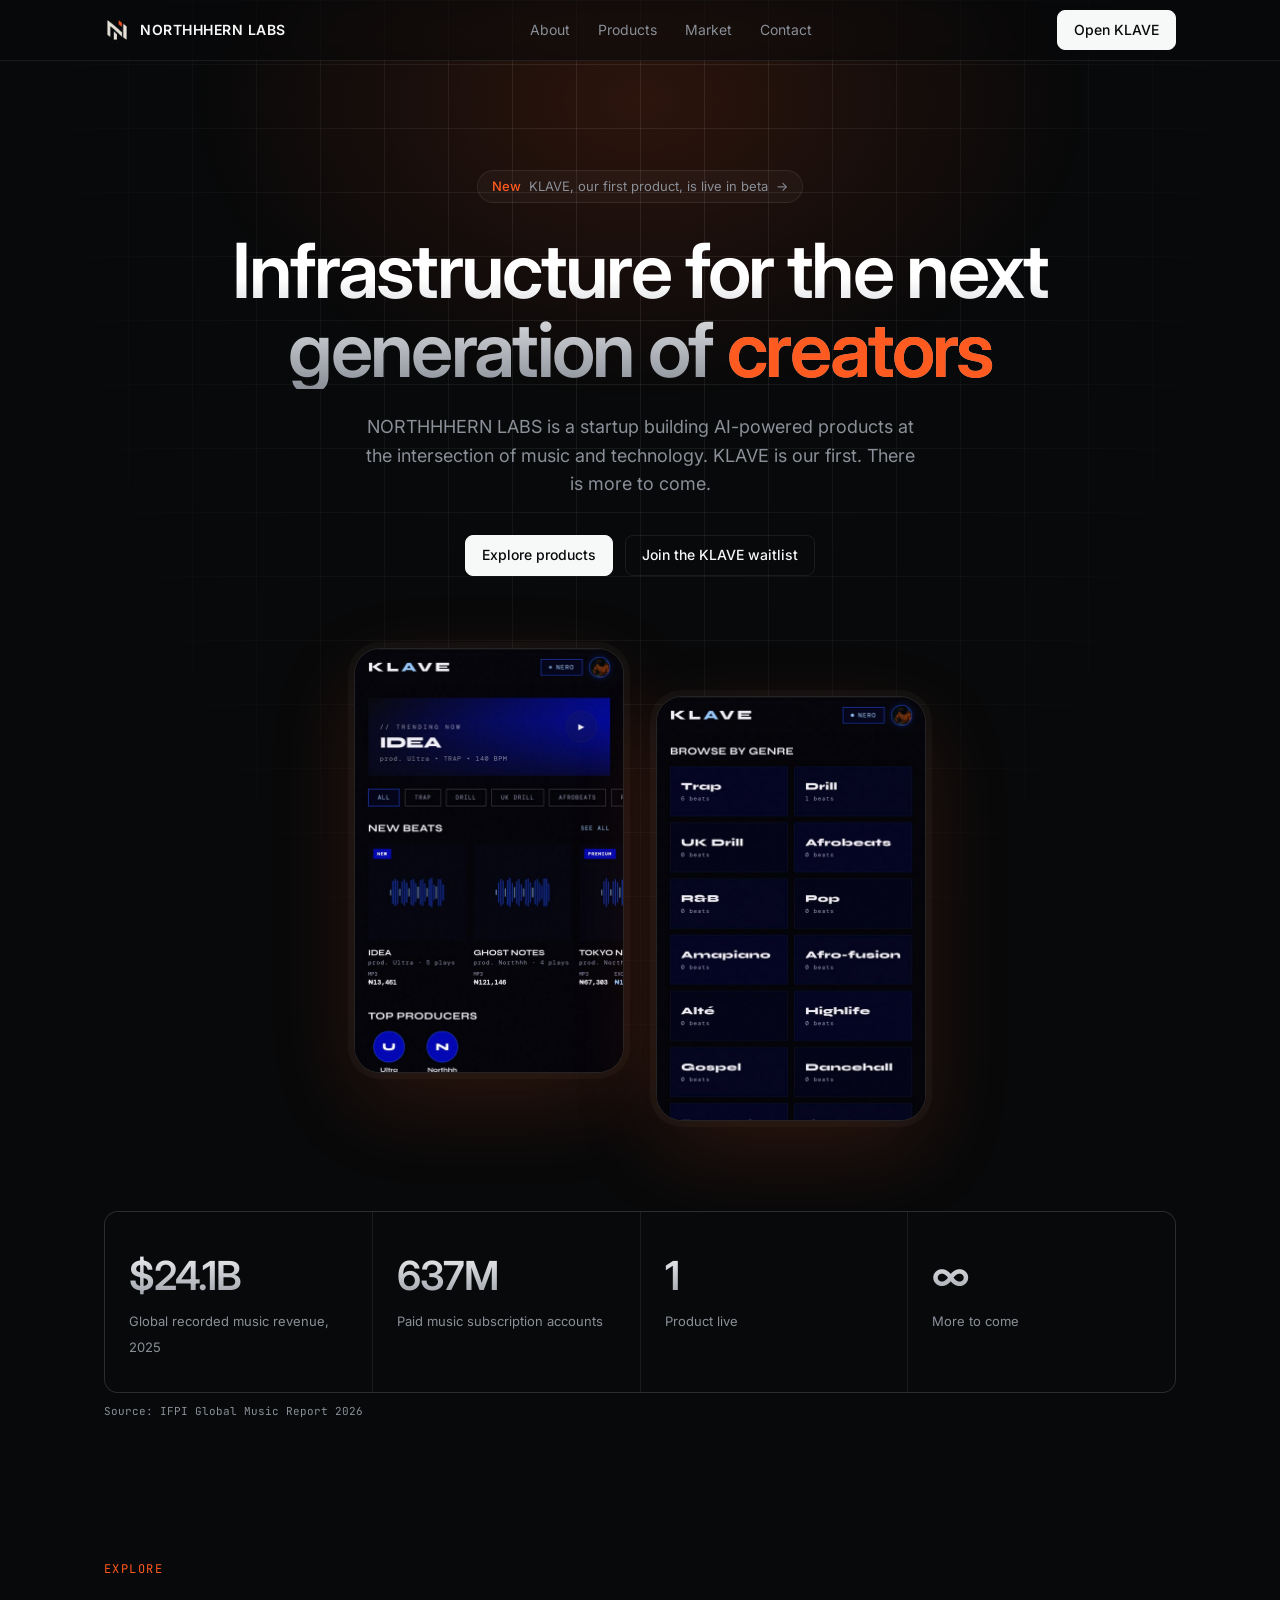
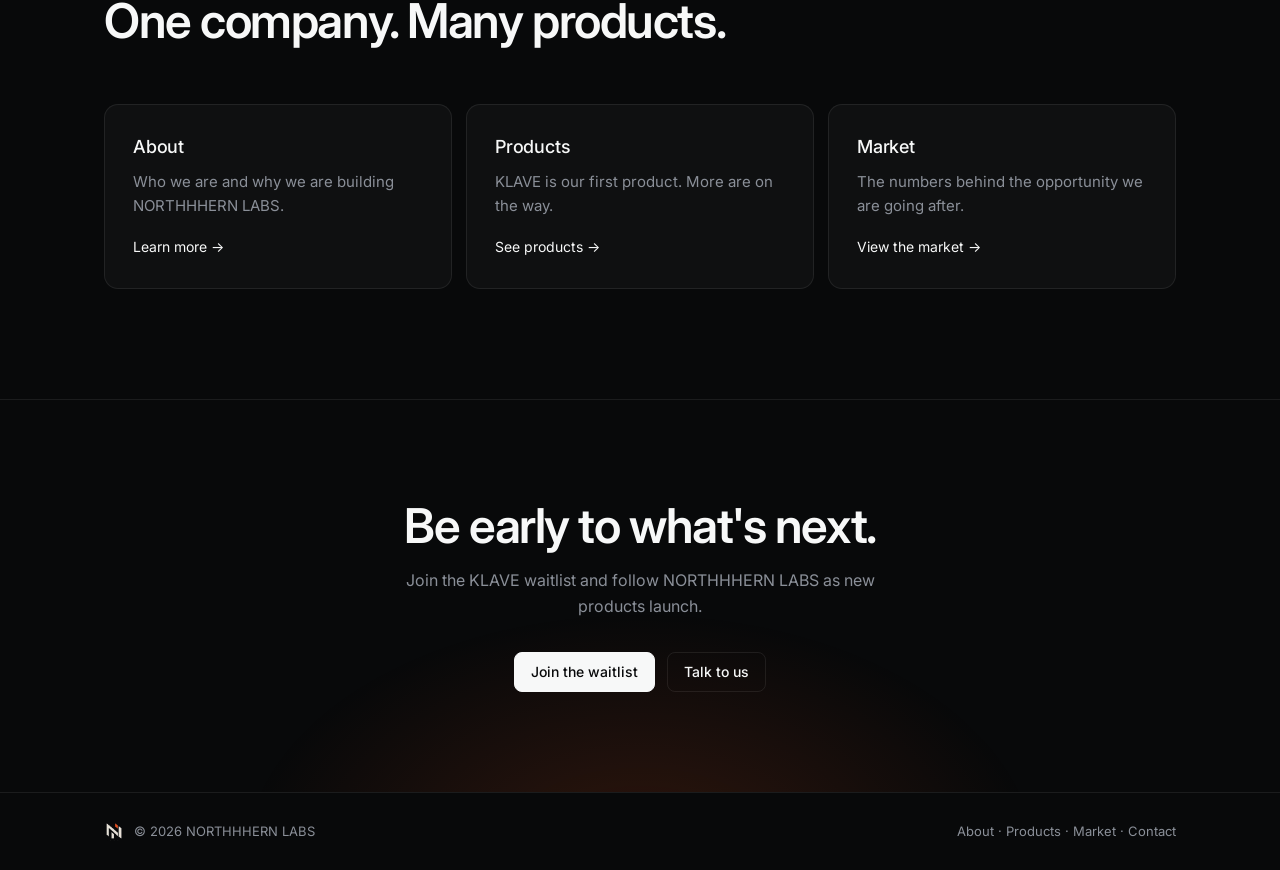
<file: index.html>
<!DOCTYPE html>
<html lang="en">
<head>
<meta charset="UTF-8"/>
<meta name="viewport" content="width=device-width, initial-scale=1"/>
<title>NORTHHHERN LABS — The startup building infrastructure for creators</title>
<link rel="icon" type="image/png" href="logo-mark.png"/>
<meta property="og:type" content="website"/>
<meta property="og:title" content="NORTHHHERN LABS — The startup building infrastructure for creators"/>
<meta property="og:description" content="NORTHHHERN LABS is a startup and the parent company behind KLAVE and the products to come."/>
<meta property="og:url" content="https://northhhernlabs.vercel.app/index.html"/>
<meta property="og:image" content="https://northhhernlabs.vercel.app/logo.jpg"/>
<meta name="twitter:card" content="summary"/>
<meta name="description" content="NORTHHHERN LABS is a startup and the parent company behind KLAVE and the products to come."/>
<link rel="preconnect" href="https://fonts.googleapis.com"/>
<link rel="preconnect" href="https://fonts.gstatic.com" crossorigin/>
<link href="https://fonts.googleapis.com/css2?family=Inter:wght@400;500;600&family=JetBrains+Mono:wght@400;500&display=swap" rel="stylesheet"/>
<link rel="stylesheet" href="style.css"/>
</head>
<body>
<nav><div class="wrap">
  <a class="logo" href="index.html"><img src="logo-mark.png" alt=""/>NORTHHHERN LABS</a>
  <div class="links"><a href="about.html">About</a><a href="products.html">Products</a><a href="market.html">Market</a><a href="contact.html">Contact</a></div>
  <a class="btn p" href="https://nero-ai.xyz" target="_blank" rel="noopener">Open KLAVE</a>
  <button class="burger" aria-label="Menu">☰</button>
</div></nav>
<header class="hero"><div class="wrap">
  <div class="pill"><b>New</b> KLAVE, our first product, is live in beta <span>→</span></div>
  <h1>Infrastructure for the next generation of <span class="rot">creators</span></h1>
  <p class="lead">NORTHHHERN LABS is a startup building AI-powered products at the intersection of music and technology. KLAVE is our first. There is more to come.</p>
  <div class="cta">
    <a class="btn p" href="products.html">Explore products</a>
    <a class="btn g" href="https://splicewaitlist.vercel.app" target="_blank" rel="noopener">Join the KLAVE waitlist</a>
  </div>
  <div class="phones rv">
    <div class="phone"><img src="klave-home.jpg" width="540" height="854" alt="KLAVE home screen with trending beat, genre filters and new beats"/></div>
    <div class="phone"><img src="klave-browse.jpg" width="540" height="854" alt="KLAVE browse by genre screen"/></div>
  </div>
</div></header>
<section style="padding:0 0 30px"><div class="wrap rv">
  <div class="stats" style="margin-top:0"><div><b>$31.7B</b><span>Global recorded music revenue, 2025</span></div><div><b>837M</b><span>Paid music subscription accounts</span></div><div><b>1</b><span>Product live</span></div><div><b>∞</b><span>More to come</span></div></div>
  <p class="cap" style="margin-top:10px">Source: IFPI Global Music Report 2026</p>
</div></section>
<section><div class="wrap rv">
  <span class="lab">Explore</span>
  <h2>One company. Many products.</h2>
  <div class="bento">
    <a class="card go" href="about.html"><h3>About</h3><p>Who we are and why we are building NORTHHHERN LABS.</p><span class="arrow">Learn more →</span></a>
    <a class="card go" href="products.html"><h3>Products</h3><p>KLAVE is our first product. More are on the way.</p><span class="arrow">See products →</span></a>
    <a class="card go" href="market.html"><h3>Market</h3><p>The numbers behind the opportunity we are going after.</p><span class="arrow">View the market →</span></a>
  </div>
</div></section>
<section class="band"><div class="wrap rv">
  <h2>Be early to what's next.</h2>
  <p class="sub">Join the KLAVE waitlist and follow NORTHHHERN LABS as new products launch.</p>
  <div class="cta"><a class="btn p" href="https://splicewaitlist.vercel.app" target="_blank" rel="noopener">Join the waitlist</a><a class="btn g" href="contact.html">Talk to us</a></div>
</div></section>
<footer><div class="wrap"><span style="display:flex;align-items:center;gap:10px"><img src="logo-mark.png" alt="" width="20" height="20"/>© 2026 NORTHHHERN LABS</span><span><a href="about.html">About</a> · <a href="products.html">Products</a> · <a href="market.html">Market</a> · <a href="contact.html">Contact</a></span></div></footer>
<script src="script.js"></script>
</body>
</html>
</file>
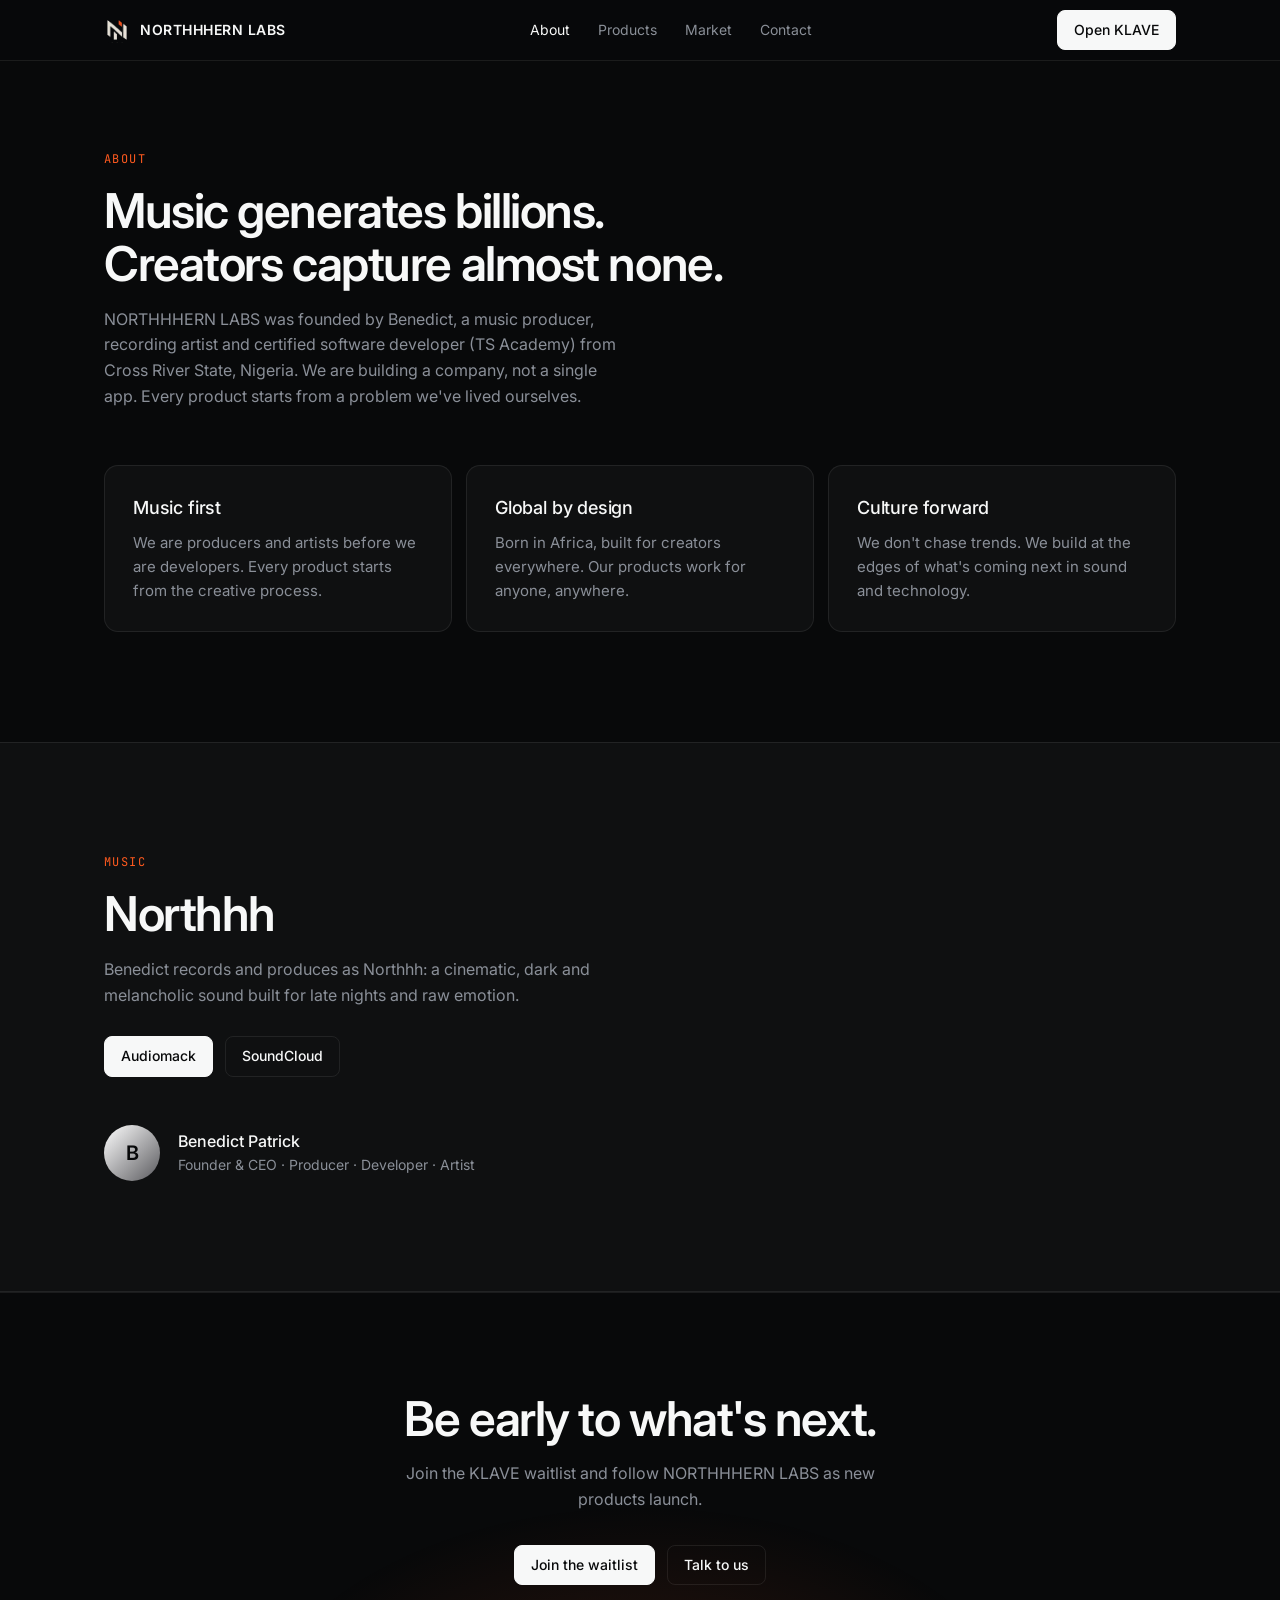
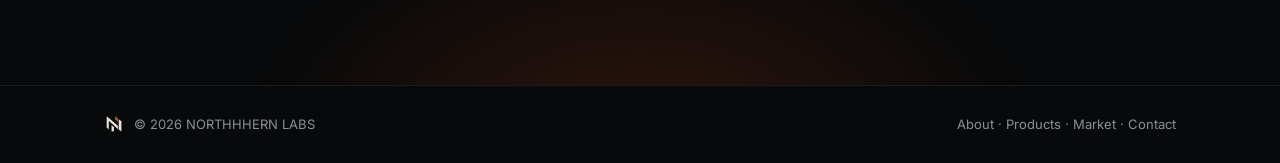
<file: about.html>
<!DOCTYPE html>
<html lang="en">
<head>
<meta charset="UTF-8"/>
<meta name="viewport" content="width=device-width, initial-scale=1"/>
<title>About — NORTHHHERN LABS</title>
<link rel="icon" type="image/png" href="logo-mark.png"/>
<meta property="og:type" content="website"/>
<meta property="og:title" content="About — NORTHHHERN LABS"/>
<meta property="og:description" content="Who is behind NORTHHHERN LABS and what we believe."/>
<meta property="og:url" content="https://northhhernlabs.vercel.app/about.html"/>
<meta property="og:image" content="https://northhhernlabs.vercel.app/logo.jpg"/>
<meta name="twitter:card" content="summary"/>
<meta name="description" content="Who is behind NORTHHHERN LABS and what we believe."/>
<link rel="preconnect" href="https://fonts.googleapis.com"/>
<link rel="preconnect" href="https://fonts.gstatic.com" crossorigin/>
<link href="https://fonts.googleapis.com/css2?family=Inter:wght@400;500;600&family=JetBrains+Mono:wght@400;500&display=swap" rel="stylesheet"/>
<link rel="stylesheet" href="style.css"/>
</head>
<body>
<nav><div class="wrap">
  <a class="logo" href="index.html"><img src="logo-mark.png" alt=""/>NORTHHHERN LABS</a>
  <div class="links"><a href="about.html" class="active">About</a><a href="products.html">Products</a><a href="market.html">Market</a><a href="contact.html">Contact</a></div>
  <a class="btn p" href="https://nero-ai.xyz" target="_blank" rel="noopener">Open KLAVE</a>
  <button class="burger" aria-label="Menu">☰</button>
</div></nav>
<section class="first" id="about"><div class="wrap rv">
  <span class="lab">About</span>
  <h2>Music generates billions. Creators capture almost none.</h2>
  <p class="sub">NORTHHHERN LABS was founded by Benedict, a music producer, recording artist and certified software developer (TS Academy) from Cross River State, Nigeria. We are building a company, not a single app. Every product starts from a problem we've lived ourselves.</p>
  <div class="bento">
    <div class="card"><h3>Music first</h3><p>We are producers and artists before we are developers. Every product starts from the creative process.</p></div>
    <div class="card"><h3>Global by design</h3><p>Born in Africa, built for creators everywhere. Our products work for anyone, anywhere.</p></div>
    <div class="card"><h3>Culture forward</h3><p>We don't chase trends. We build at the edges of what's coming next in sound and technology.</p></div>
  </div>
</div></section>
<section id="music" style="background:var(--panel);border-block:1px solid var(--line)"><div class="wrap rv">
  <span class="lab">Music</span>
  <h2>Northhh</h2>
  <p class="sub">Benedict records and produces as Northhh: a cinematic, dark and melancholic sound built for late nights and raw emotion.</p>
  <div class="cta" style="justify-content:flex-start;margin-top:28px">
    <a class="btn p" href="https://audiomack.com/northhh" target="_blank" rel="noopener">Audiomack</a>
    <a class="btn g" href="https://on.soundcloud.com/MUBr6jT01VvJ7oRetq" target="_blank" rel="noopener">SoundCloud</a>
  </div>
  <div class="person"><div class="av">B</div><div><div style="font-weight:500">Benedict Patrick</div><div style="color:var(--mute);font-size:14px">Founder & CEO · Producer · Developer · Artist</div></div></div>
</div></section>
<section class="band"><div class="wrap rv">
  <h2>Be early to what's next.</h2>
  <p class="sub">Join the KLAVE waitlist and follow NORTHHHERN LABS as new products launch.</p>
  <div class="cta"><a class="btn p" href="https://splicewaitlist.vercel.app" target="_blank" rel="noopener">Join the waitlist</a><a class="btn g" href="contact.html">Talk to us</a></div>
</div></section>
<footer><div class="wrap"><span style="display:flex;align-items:center;gap:10px"><img src="logo-mark.png" alt="" width="20" height="20"/>© 2026 NORTHHHERN LABS</span><span><a href="about.html">About</a> · <a href="products.html">Products</a> · <a href="market.html">Market</a> · <a href="contact.html">Contact</a></span></div></footer>
<script src="script.js"></script>
</body>
</html>
</file>
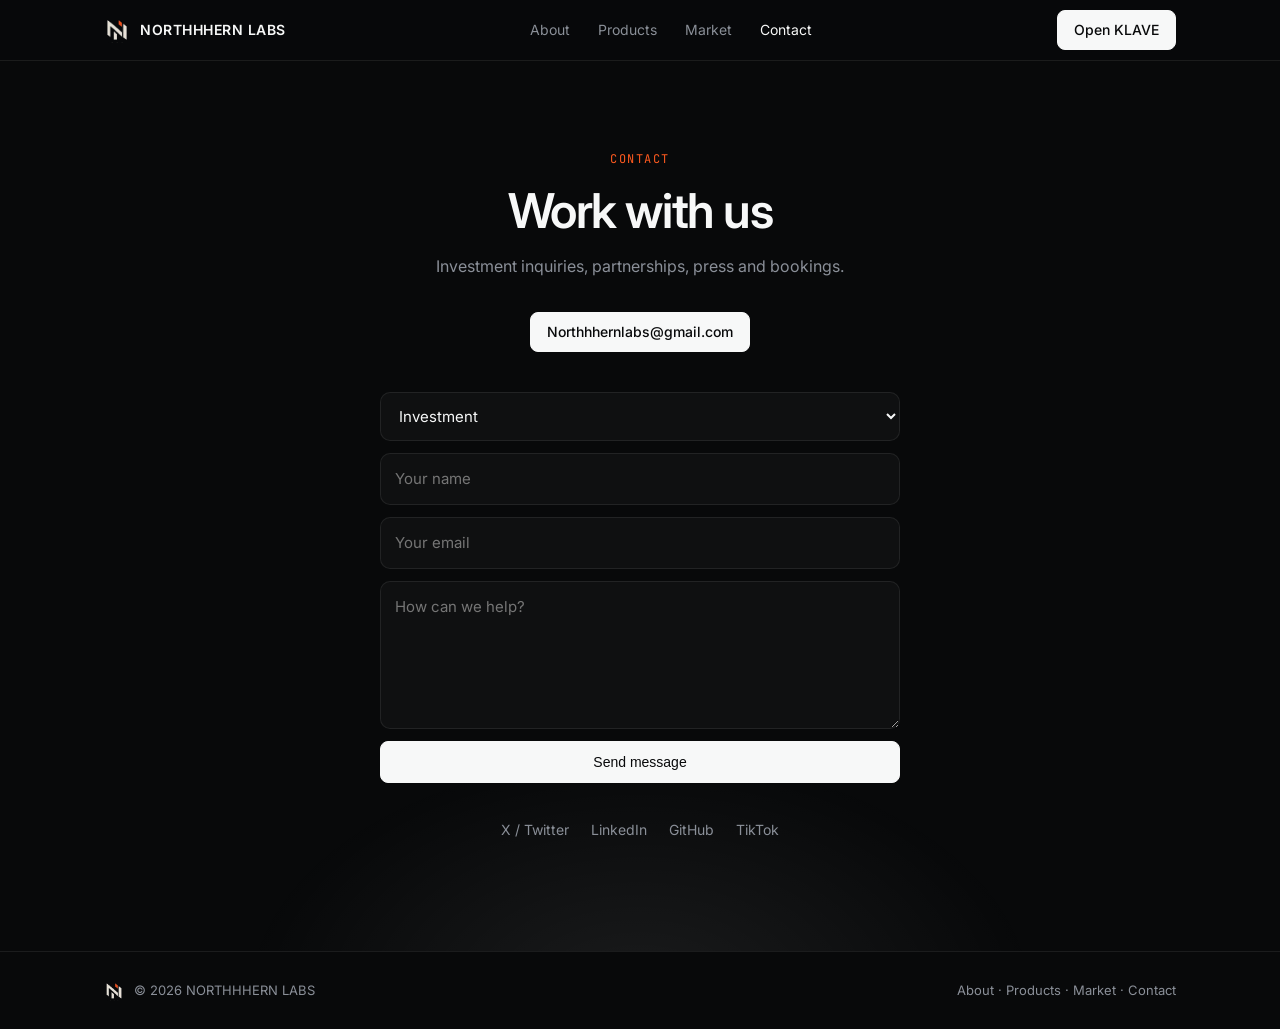
<file: contact.html>
<!DOCTYPE html>
<html lang="en">
<head>
<meta charset="UTF-8"/>
<meta name="viewport" content="width=device-width, initial-scale=1"/>
<title>Contact — NORTHHHERN LABS</title>
<link rel="icon" type="image/png" href="logo-mark.png"/>
<meta property="og:type" content="website"/>
<meta property="og:title" content="Contact — NORTHHHERN LABS"/>
<meta property="og:description" content="Investment inquiries, partnerships, press and bookings."/>
<meta property="og:url" content="https://northhhernlabs.vercel.app/contact.html"/>
<meta property="og:image" content="https://northhhernlabs.vercel.app/logo.jpg"/>
<meta name="twitter:card" content="summary"/>
<meta name="description" content="Investment inquiries, partnerships, press and bookings."/>
<link rel="preconnect" href="https://fonts.googleapis.com"/>
<link rel="preconnect" href="https://fonts.gstatic.com" crossorigin/>
<link href="https://fonts.googleapis.com/css2?family=Inter:wght@400;500;600&family=JetBrains+Mono:wght@400;500&display=swap" rel="stylesheet"/>
<link rel="stylesheet" href="style.css"/>
</head>
<body>
<nav><div class="wrap">
  <a class="logo" href="index.html"><img src="logo-mark.png" alt=""/>NORTHHHERN LABS</a>
  <div class="links"><a href="about.html">About</a><a href="products.html">Products</a><a href="market.html">Market</a><a href="contact.html" class="active">Contact</a></div>
  <a class="btn p" href="https://nero-ai.xyz" target="_blank" rel="noopener">Open KLAVE</a>
  <button class="burger" aria-label="Menu">☰</button>
</div></nav>
<section class="first end" id="contact" ><div class="wrap rv">
  <span class="lab">Contact</span>
  <h2>Work with us</h2>
  <p class="sub">Investment inquiries, partnerships, press and bookings.</p>
  <a class="btn p" href="mailto:Northhhernlabs@gmail.com">Northhhernlabs@gmail.com</a>
  <form id="cf" class="cf">
    <select name="topic"><option>Investment</option><option>Partnership</option><option>Press</option><option>Booking</option><option>Other</option></select>
    <input name="name" placeholder="Your name" required/>
    <input name="email" type="email" placeholder="Your email" required/>
    <textarea name="message" rows="5" placeholder="How can we help?" required></textarea>
    <button class="btn p" type="submit">Send message</button>
  </form>
  <div class="soc">
    <a href="https://twitter.com/NORTHHHERNLABS" target="_blank" rel="noopener">X / Twitter</a>
    <a href="https://www.linkedin.com/in/benedict-patrick" target="_blank" rel="noopener">LinkedIn</a>
    <a href="https://github.com/beatsbynorth21" target="_blank" rel="noopener">GitHub</a>
    <a href="https://www.tiktok.com/@Northhh_zzz" target="_blank" rel="noopener">TikTok</a>
  </div>
</div></section>
<footer><div class="wrap"><span style="display:flex;align-items:center;gap:10px"><img src="logo-mark.png" alt="" width="20" height="20"/>© 2026 NORTHHHERN LABS</span><span><a href="about.html">About</a> · <a href="products.html">Products</a> · <a href="market.html">Market</a> · <a href="contact.html">Contact</a></span></div></footer>
<script src="script.js"></script>
</body>
</html>
</file>
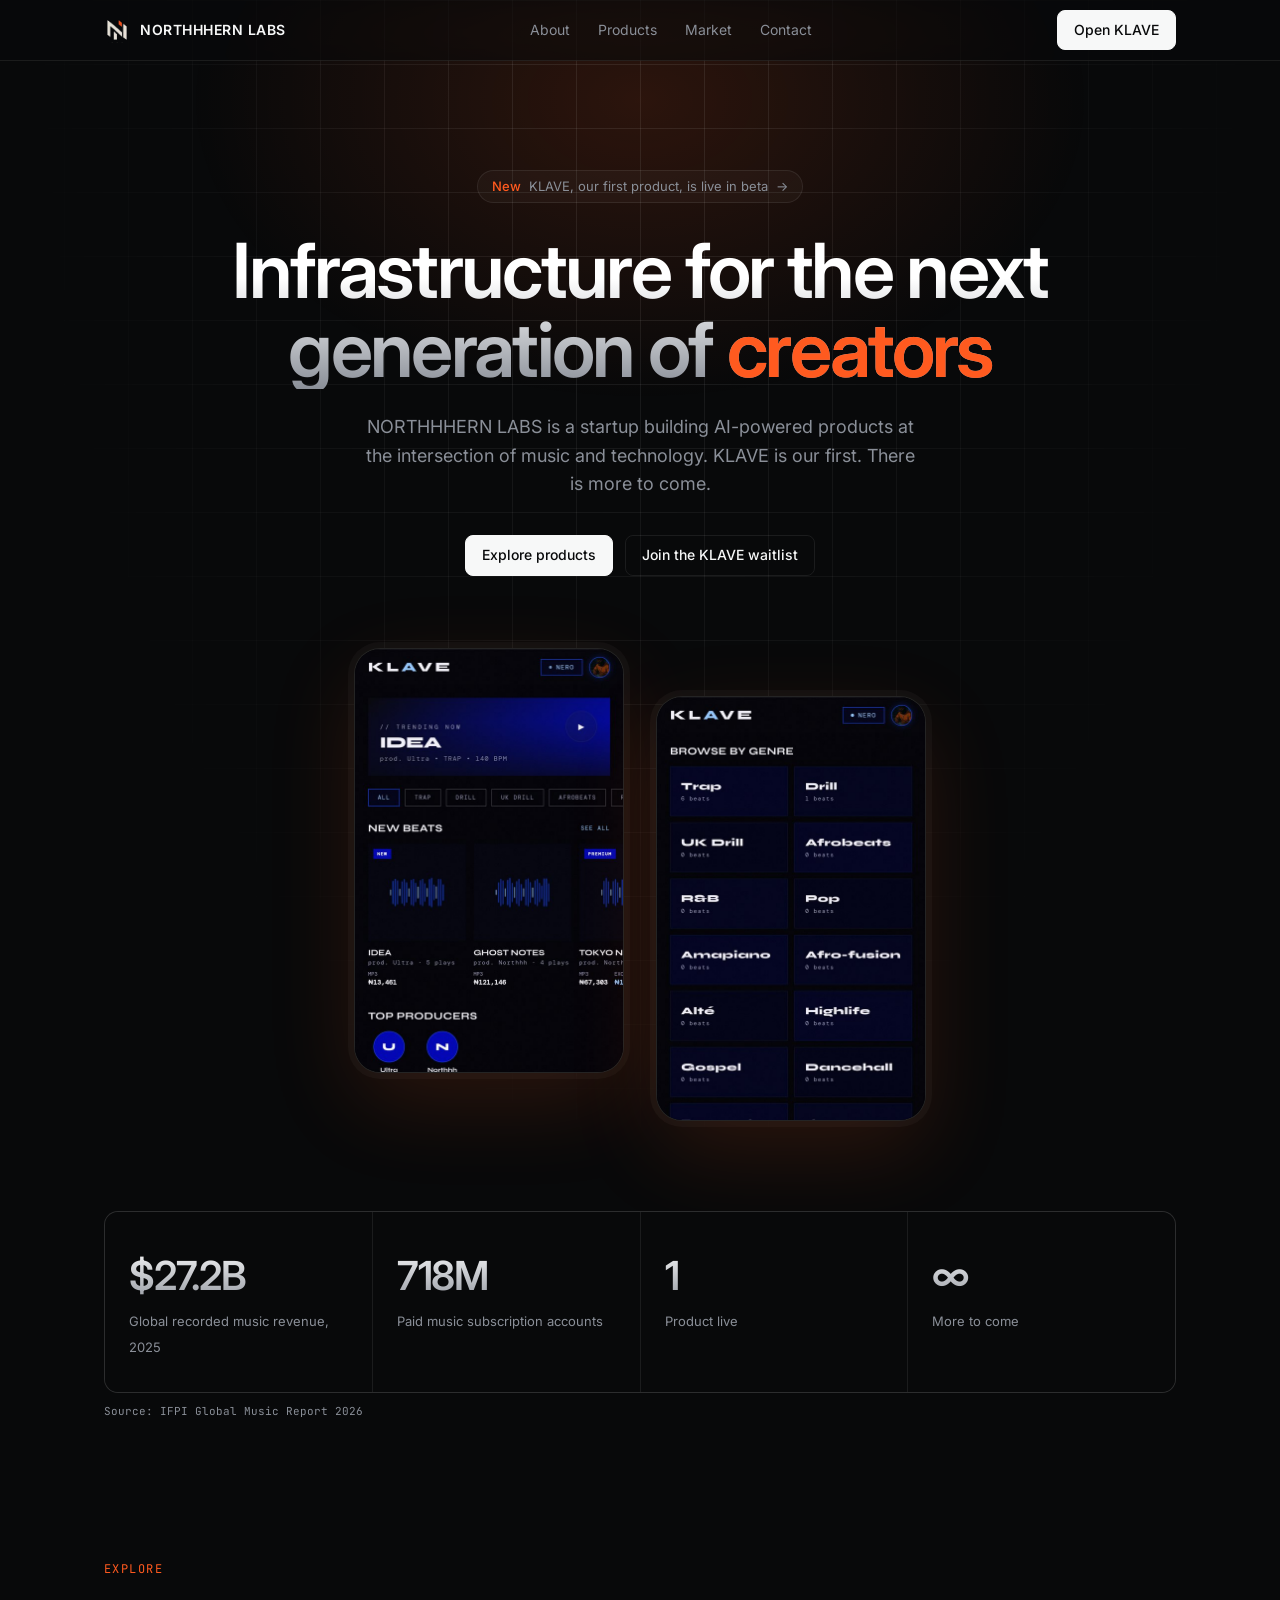
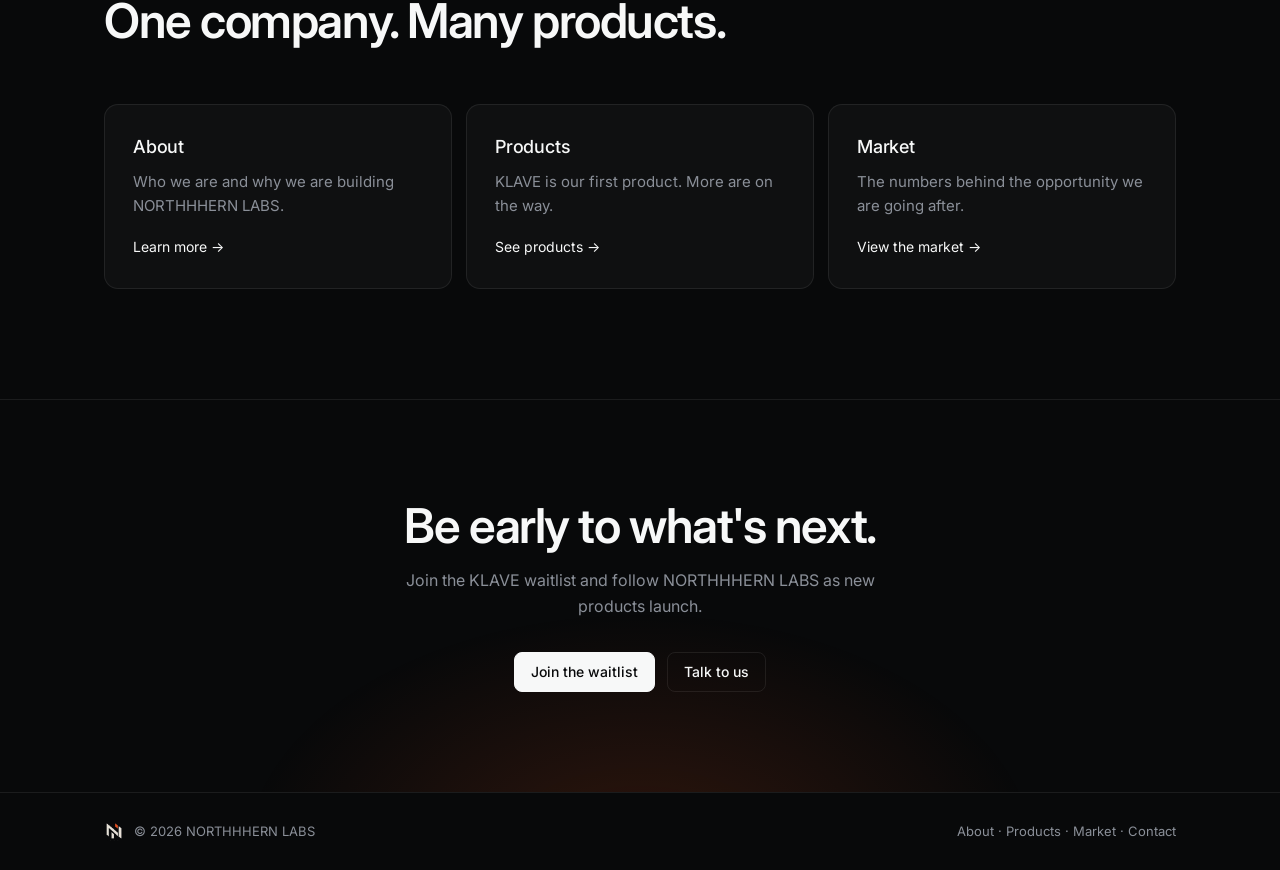
<file: index-119.html>
<!DOCTYPE html>
<html lang="en">
<head>
<meta charset="UTF-8"/>
<meta name="viewport" content="width=device-width, initial-scale=1"/>
<title>NORTHHHERN LABS — The startup building infrastructure for creators</title>
<link rel="icon" type="image/png" href="logo-mark.png"/>
<meta property="og:type" content="website"/>
<meta property="og:title" content="NORTHHHERN LABS — The startup building infrastructure for creators"/>
<meta property="og:description" content="NORTHHHERN LABS is a startup and the parent company behind KLAVE and the products to come."/>
<meta property="og:url" content="https://northhhernlabs.vercel.app/index.html"/>
<meta property="og:image" content="https://northhhernlabs.vercel.app/logo.jpg"/>
<meta name="twitter:card" content="summary"/>
<meta name="description" content="NORTHHHERN LABS is a startup and the parent company behind KLAVE and the products to come."/>
<link rel="preconnect" href="https://fonts.googleapis.com"/>
<link rel="preconnect" href="https://fonts.gstatic.com" crossorigin/>
<link href="https://fonts.googleapis.com/css2?family=Inter:wght@400;500;600&family=JetBrains+Mono:wght@400;500&display=swap" rel="stylesheet"/>
<link rel="stylesheet" href="style.css"/>
</head>
<body>
<nav><div class="wrap">
  <a class="logo" href="index.html"><img src="logo-mark.png" alt=""/>NORTHHHERN LABS</a>
  <div class="links"><a href="about.html">About</a><a href="products.html">Products</a><a href="market.html">Market</a><a href="contact.html">Contact</a></div>
  <a class="btn p" href="https://nero-ai.xyz" target="_blank" rel="noopener">Open KLAVE</a>
  <button class="burger" aria-label="Menu">☰</button>
</div></nav>
<header class="hero"><div class="wrap">
  <div class="pill"><b>New</b> KLAVE, our first product, is live in beta <span>→</span></div>
  <h1>Infrastructure for the next generation of <span class="rot">creators</span></h1>
  <p class="lead">NORTHHHERN LABS is a startup building AI-powered products at the intersection of music and technology. KLAVE is our first. There is more to come.</p>
  <div class="cta">
    <a class="btn p" href="products.html">Explore products</a>
    <a class="btn g" href="https://splicewaitlist.vercel.app" target="_blank" rel="noopener">Join the KLAVE waitlist</a>
  </div>
  <div class="phones rv">
    <div class="phone"><img src="klave-home.jpg" width="540" height="854" alt="KLAVE home screen with trending beat, genre filters and new beats"/></div>
    <div class="phone"><img src="klave-browse.jpg" width="540" height="854" alt="KLAVE browse by genre screen"/></div>
  </div>
</div></header>
<section style="padding:0 0 30px"><div class="wrap rv">
  <div class="stats" style="margin-top:0"><div><b>$31.7B</b><span>Global recorded music revenue, 2025</span></div><div><b>837M</b><span>Paid music subscription accounts</span></div><div><b>1</b><span>Product live</span></div><div><b>∞</b><span>More to come</span></div></div>
  <p class="cap" style="margin-top:10px">Source: IFPI Global Music Report 2026</p>
</div></section>
<section><div class="wrap rv">
  <span class="lab">Explore</span>
  <h2>One company. Many products.</h2>
  <div class="bento">
    <a class="card go" href="about.html"><h3>About</h3><p>Who we are and why we are building NORTHHHERN LABS.</p><span class="arrow">Learn more →</span></a>
    <a class="card go" href="products.html"><h3>Products</h3><p>KLAVE is our first product. More are on the way.</p><span class="arrow">See products →</span></a>
    <a class="card go" href="market.html"><h3>Market</h3><p>The numbers behind the opportunity we are going after.</p><span class="arrow">View the market →</span></a>
  </div>
</div></section>
<section class="band"><div class="wrap rv">
  <h2>Be early to what's next.</h2>
  <p class="sub">Join the KLAVE waitlist and follow NORTHHHERN LABS as new products launch.</p>
  <div class="cta"><a class="btn p" href="https://splicewaitlist.vercel.app" target="_blank" rel="noopener">Join the waitlist</a><a class="btn g" href="contact.html">Talk to us</a></div>
</div></section>
<footer><div class="wrap"><span style="display:flex;align-items:center;gap:10px"><img src="logo-mark.png" alt="" width="20" height="20"/>© 2026 NORTHHHERN LABS</span><span><a href="about.html">About</a> · <a href="products.html">Products</a> · <a href="market.html">Market</a> · <a href="contact.html">Contact</a></span></div></footer>
<script src="script.js"></script>
</body>
</html>
</file>
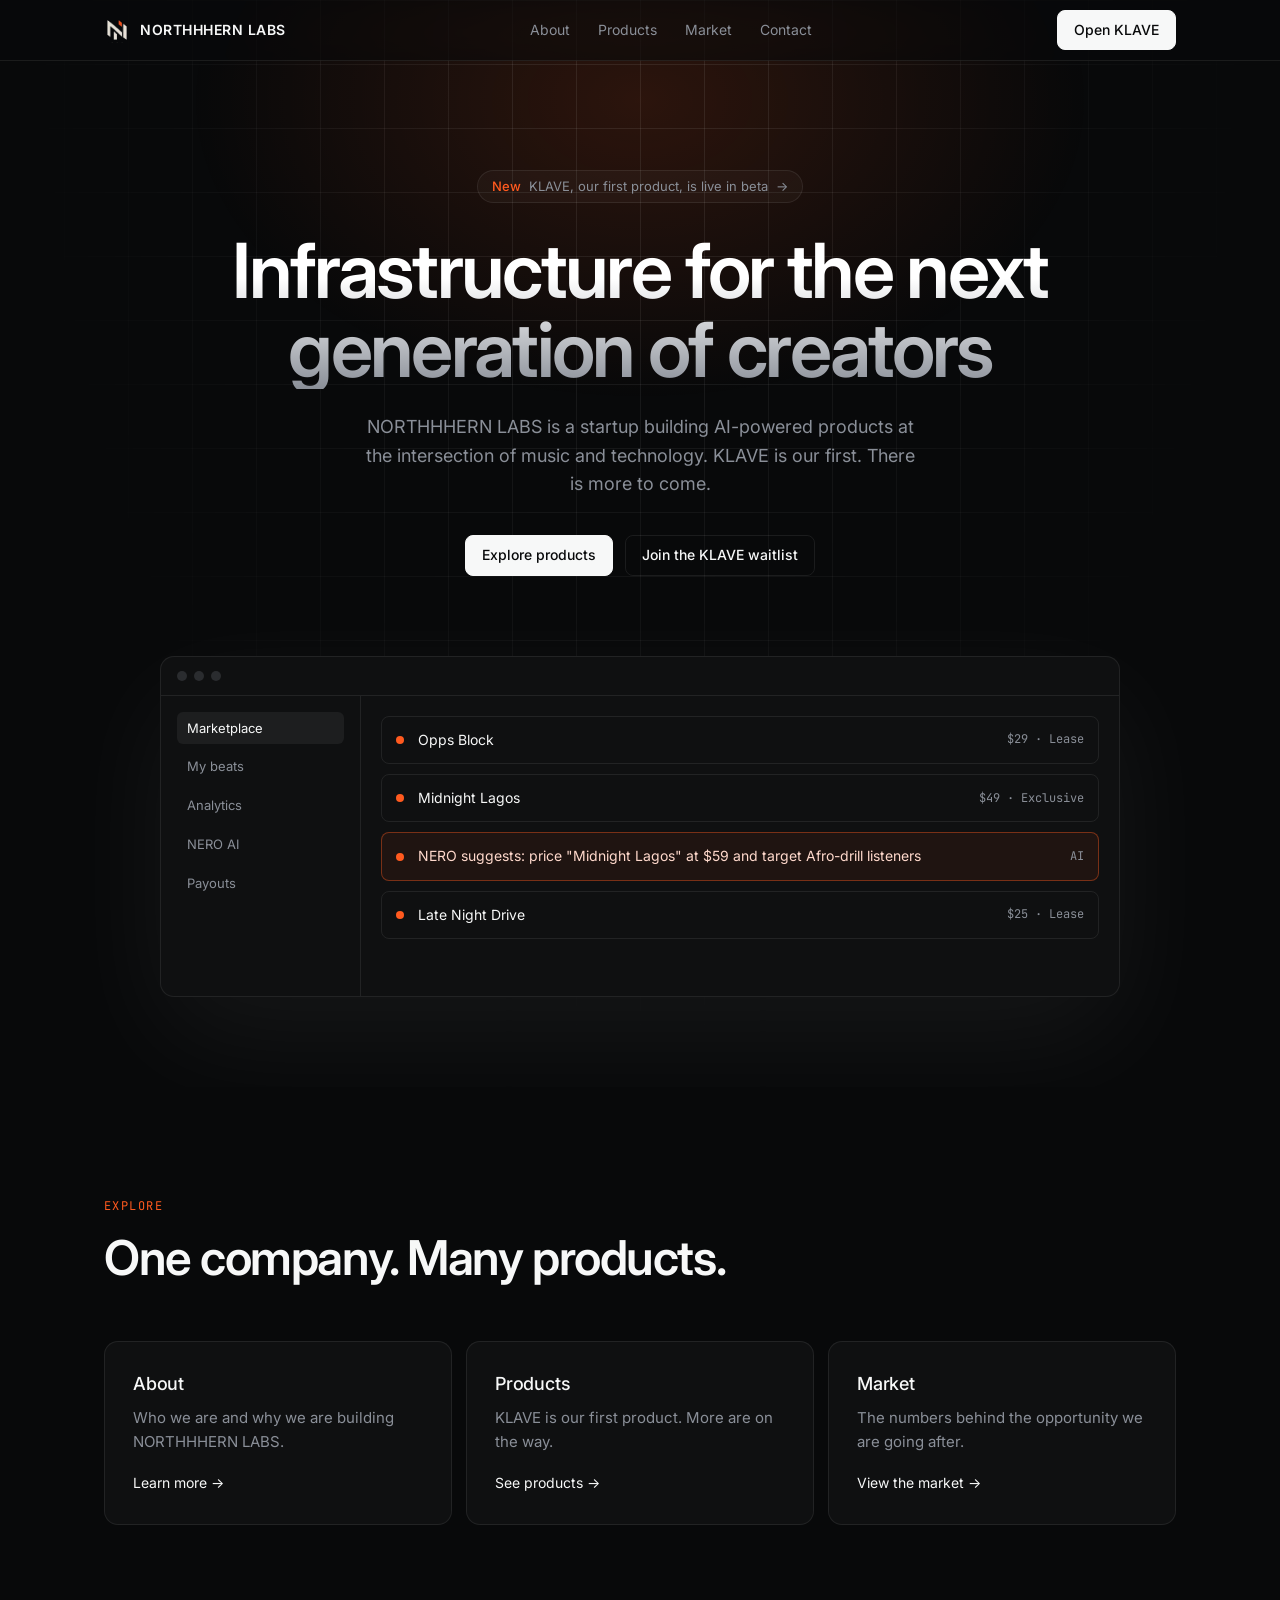
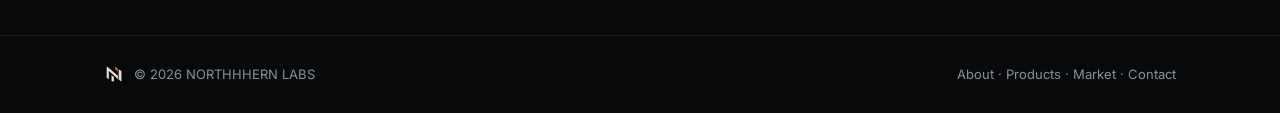
<file: index-69.html>
<!DOCTYPE html>
<html lang="en">
<head>
<meta charset="UTF-8"/>
<meta name="viewport" content="width=device-width, initial-scale=1"/>
<title>NORTHHHERN LABS — The startup building infrastructure for creators</title>
<link rel="icon" type="image/png" href="logo-mark.png"/>
<meta property="og:image" content="logo.jpg"/>
<meta name="description" content="NORTHHHERN LABS is a startup and the parent company behind KLAVE and the products to come."/>
<link rel="preconnect" href="https://fonts.googleapis.com"/>
<link rel="preconnect" href="https://fonts.gstatic.com" crossorigin/>
<link href="https://fonts.googleapis.com/css2?family=Inter:wght@400;500;600&family=JetBrains+Mono:wght@400;500&display=swap" rel="stylesheet"/>
<link rel="stylesheet" href="style.css"/>
</head>
<body>
<nav><div class="wrap">
  <a class="logo" href="index.html"><img src="logo-mark.png" alt=""/>NORTHHHERN LABS</a>
  <div class="links"><a href="about.html">About</a><a href="products.html">Products</a><a href="market.html">Market</a><a href="contact.html">Contact</a></div>
  <a class="btn p" href="https://nero-ai.xyz" target="_blank" rel="noopener">Open KLAVE</a>
  <button class="burger" aria-label="Menu">☰</button>
</div></nav>
<header class="hero"><div class="wrap">
  <div class="pill"><b>New</b> KLAVE, our first product, is live in beta <span>→</span></div>
  <h1>Infrastructure for the next generation of creators</h1>
  <p class="lead">NORTHHHERN LABS is a startup building AI-powered products at the intersection of music and technology. KLAVE is our first. There is more to come.</p>
  <div class="cta">
    <a class="btn p" href="#products">Explore products</a>
    <a class="btn g" href="https://splicewaitlist.vercel.app" target="_blank" rel="noopener">Join the KLAVE waitlist</a>
  </div>
  <div class="mock rv">
    <div class="bar"><span></span><span></span><span></span></div>
    <div class="mbody">
      <div class="side"><div class="on">Marketplace</div><div>My beats</div><div>Analytics</div><div>NERO AI</div><div>Payouts</div></div>
      <div class="main">
        <div class="row"><span class="dot"></span>Opps Block<em>$29 · Lease</em></div>
        <div class="row"><span class="dot"></span>Midnight Lagos<em>$49 · Exclusive</em></div>
        <div class="row ai"><span class="dot"></span>NERO suggests: price "Midnight Lagos" at $59 and target Afro-drill listeners<em>AI</em></div>
        <div class="row"><span class="dot"></span>Late Night Drive<em>$25 · Lease</em></div>
      </div>
    </div>
  </div>
</div></header>
<section><div class="wrap rv">
  <span class="lab">Explore</span>
  <h2>One company. Many products.</h2>
  <div class="bento">
    <a class="card go" href="about.html"><h3>About</h3><p>Who we are and why we are building NORTHHHERN LABS.</p><span class="arrow">Learn more →</span></a>
    <a class="card go" href="products.html"><h3>Products</h3><p>KLAVE is our first product. More are on the way.</p><span class="arrow">See products →</span></a>
    <a class="card go" href="market.html"><h3>Market</h3><p>The numbers behind the opportunity we are going after.</p><span class="arrow">View the market →</span></a>
  </div>
</div></section>
<footer><div class="wrap"><span style="display:flex;align-items:center;gap:10px"><img src="logo-mark.png" alt="" width="20" height="20"/>© 2026 NORTHHHERN LABS</span><span><a href="about.html">About</a> · <a href="products.html">Products</a> · <a href="market.html">Market</a> · <a href="contact.html">Contact</a></span></div></footer>
<script src="script.js"></script>
</body>
</html>
</file>
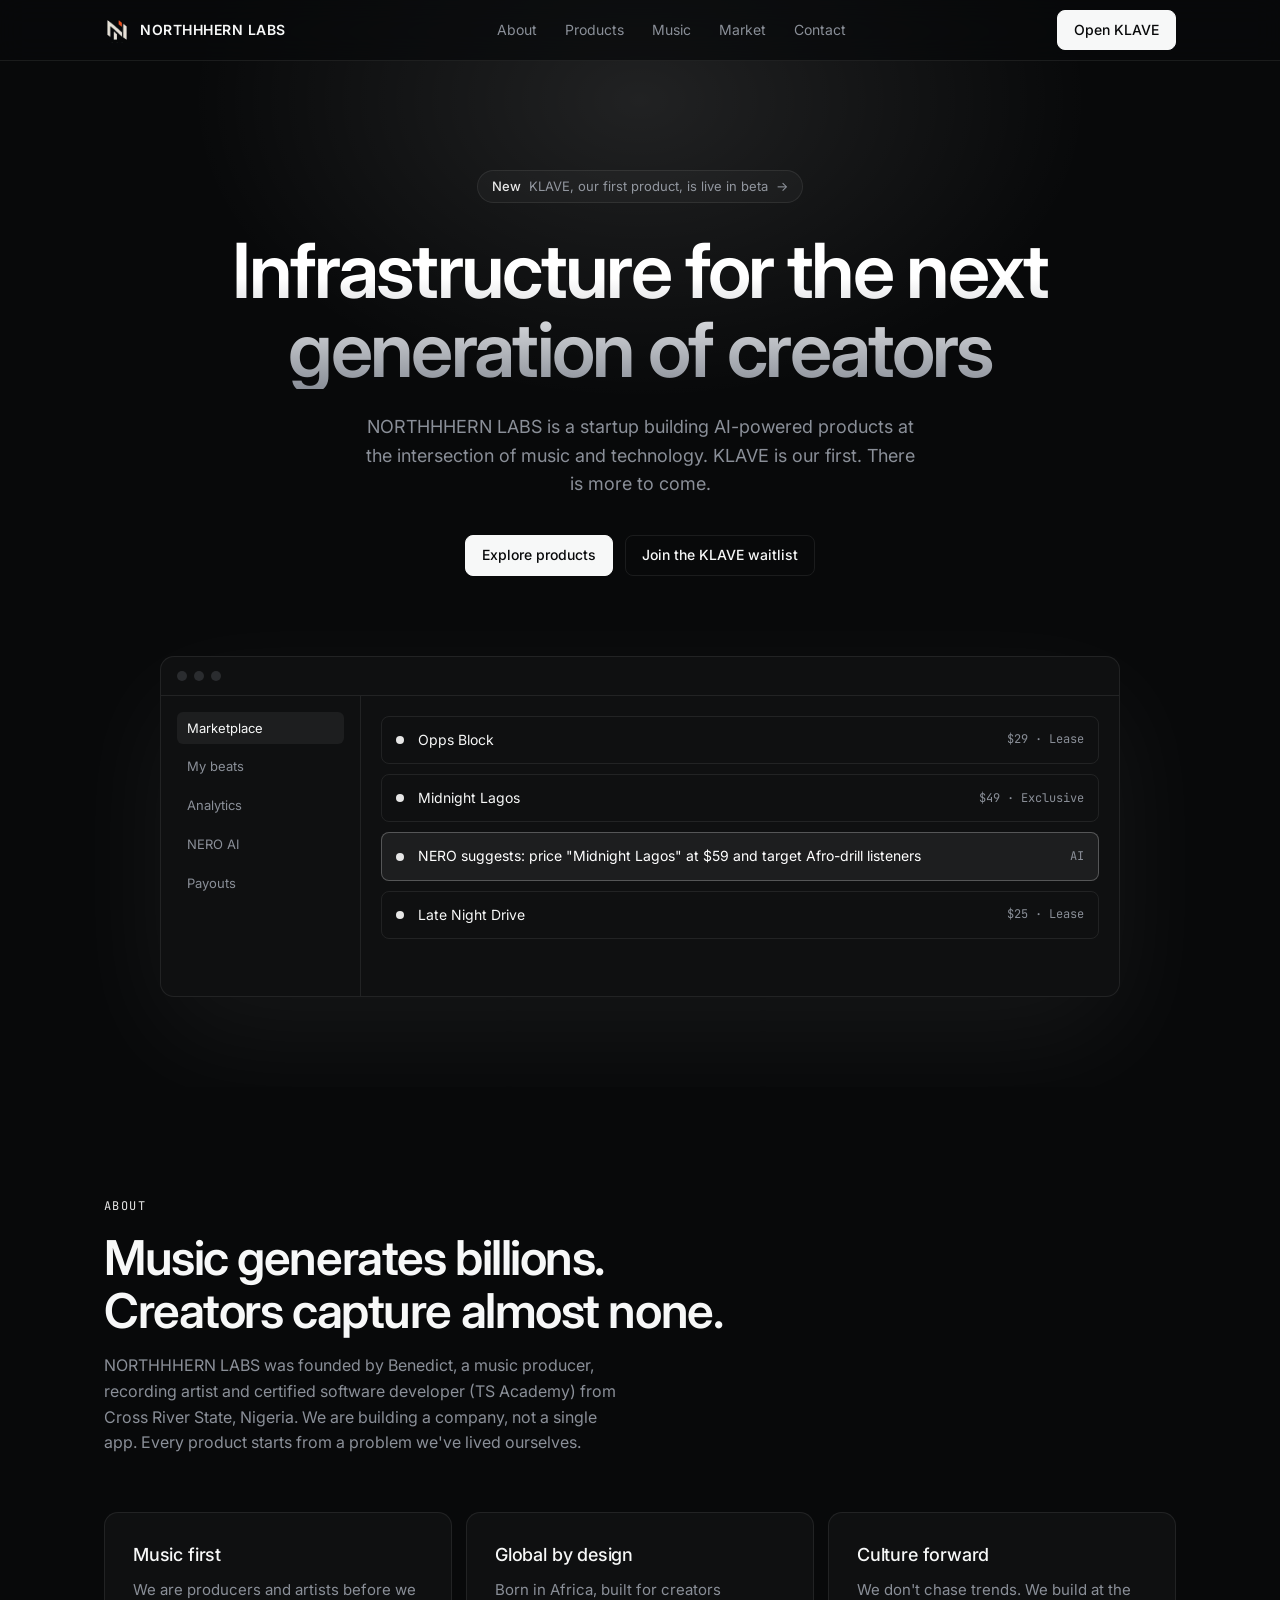
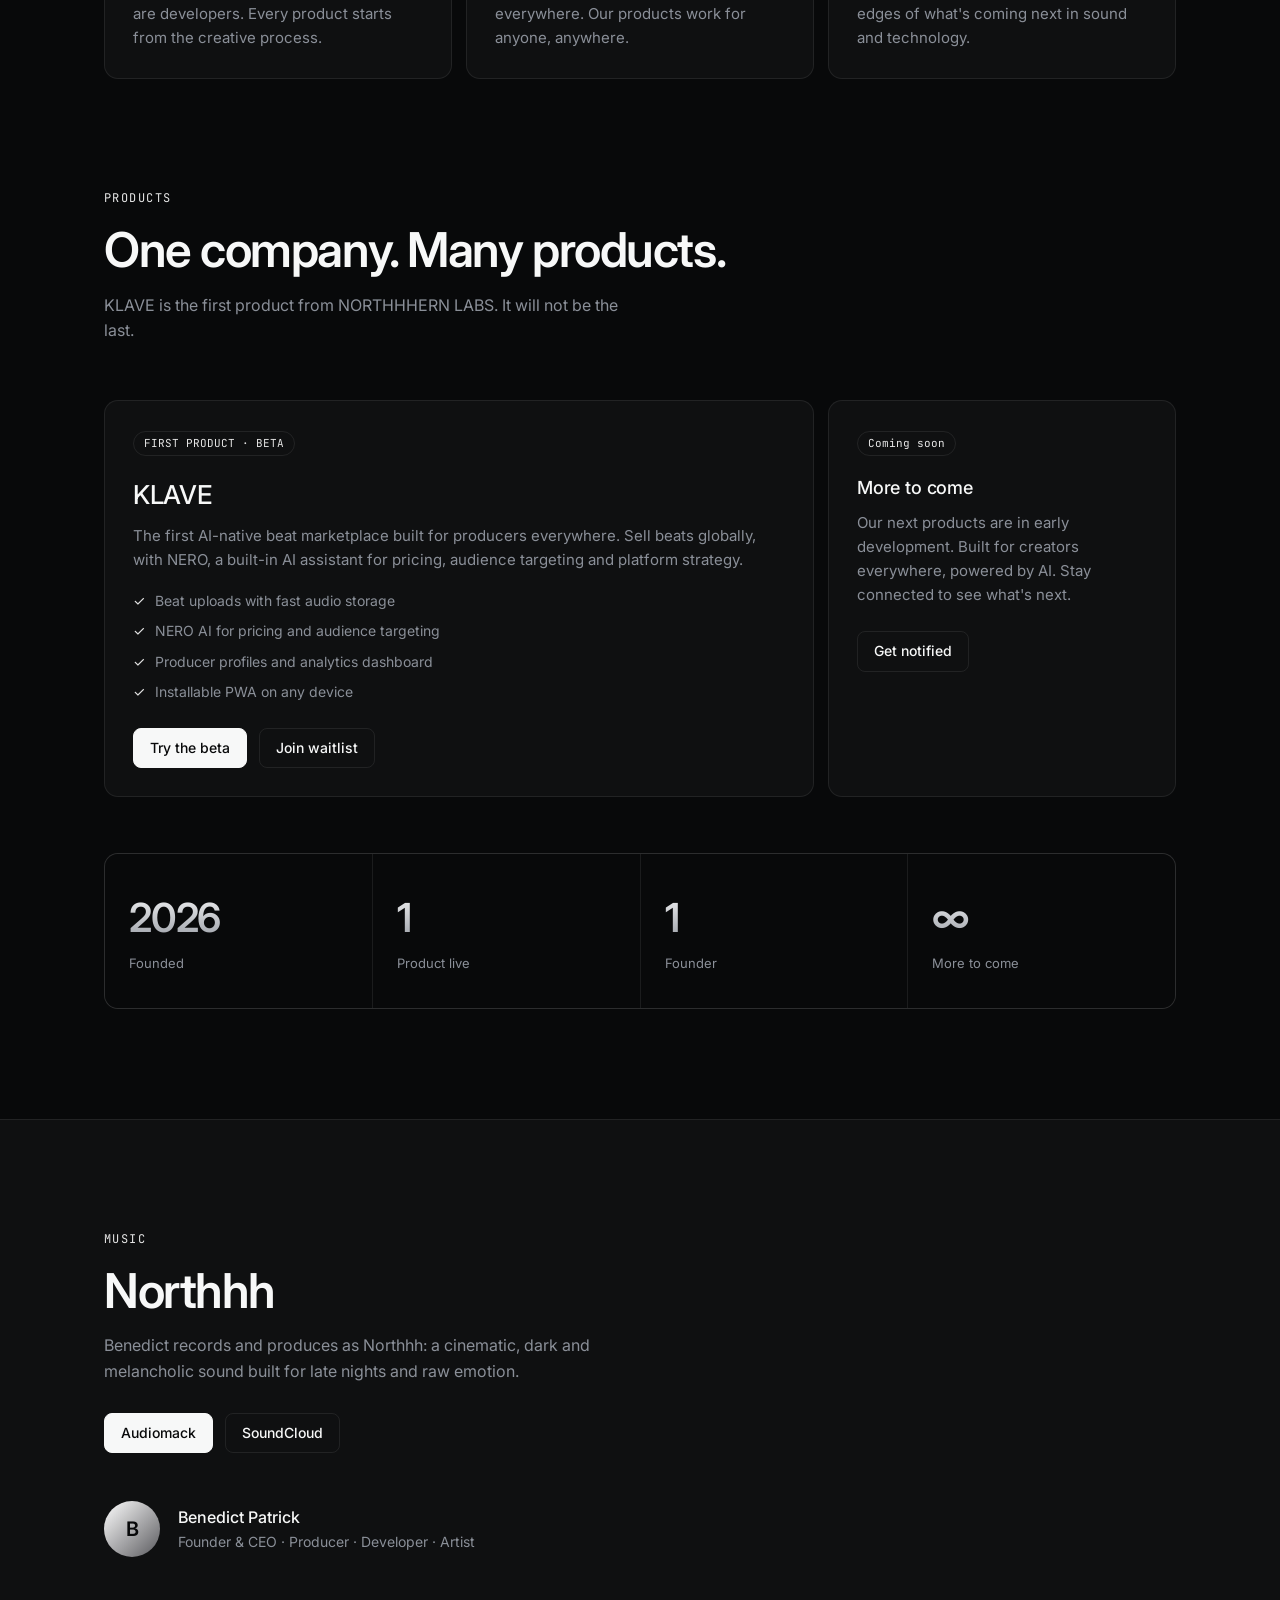
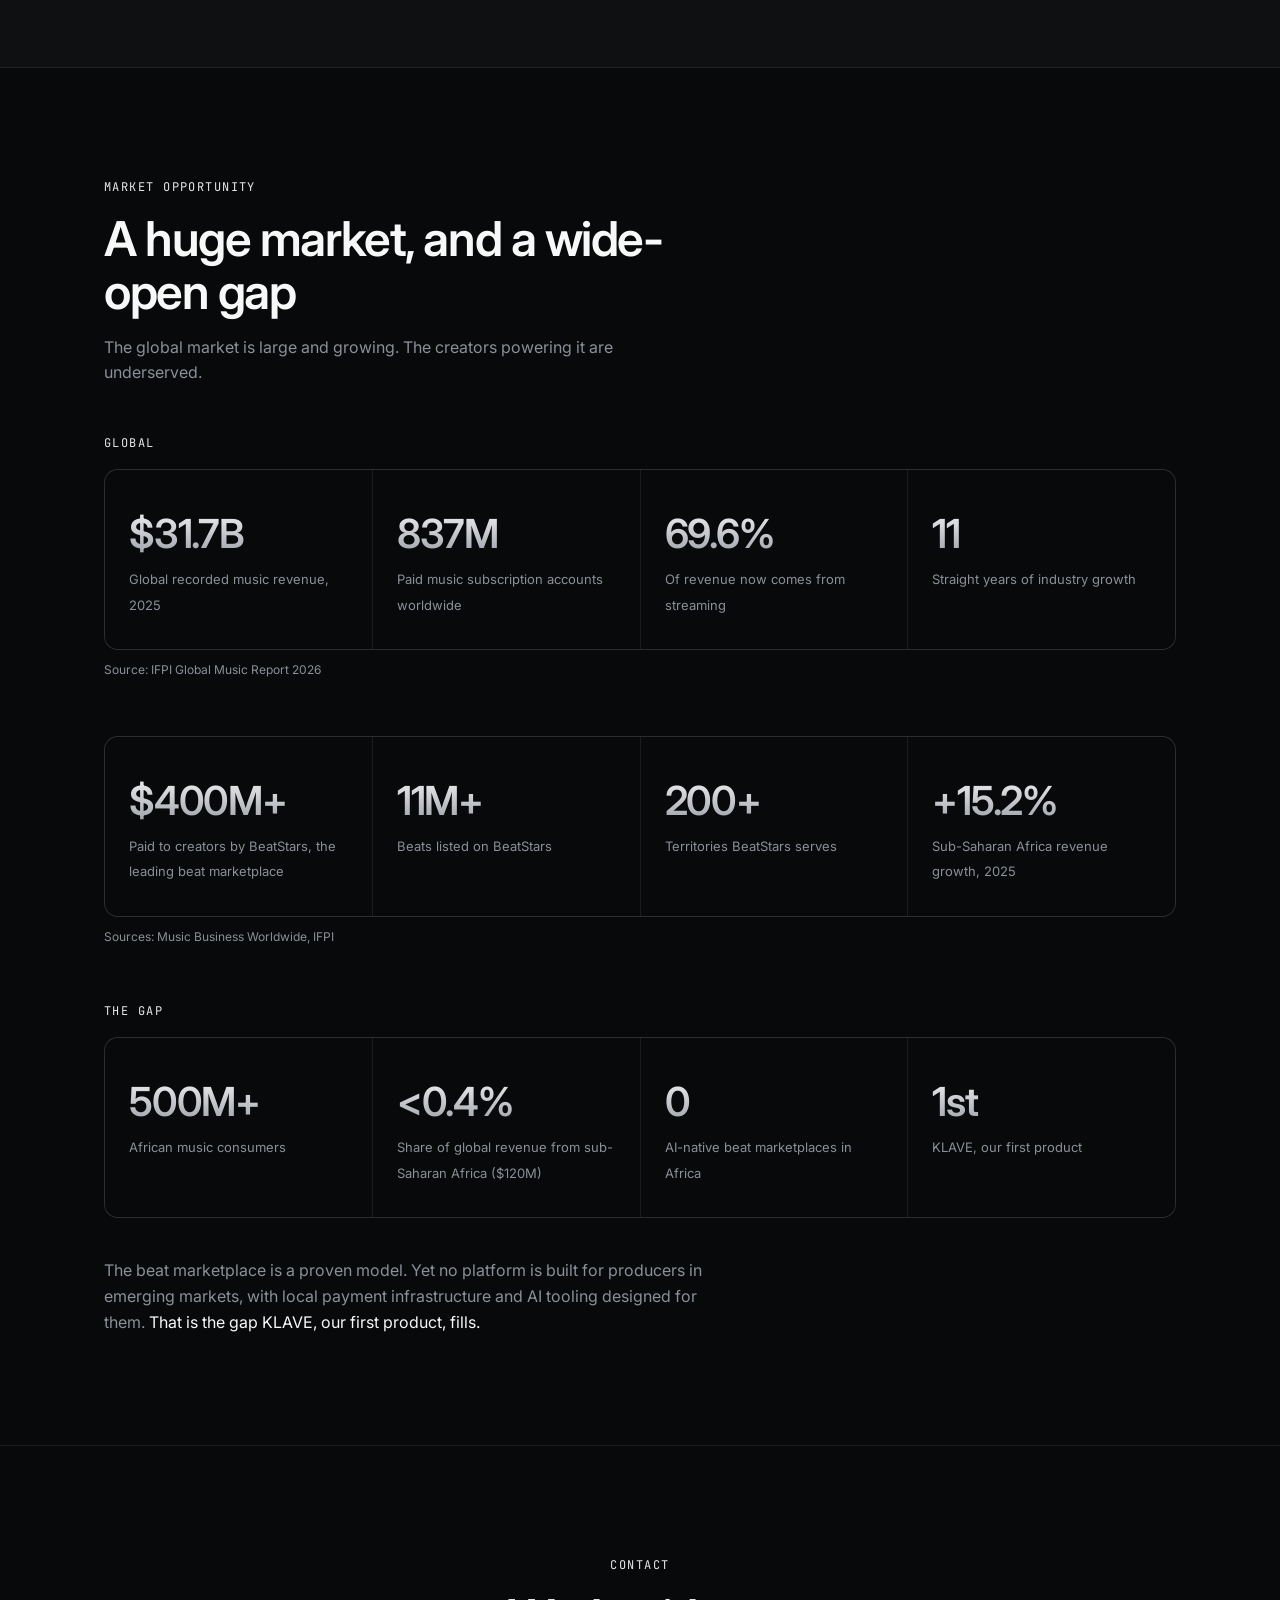
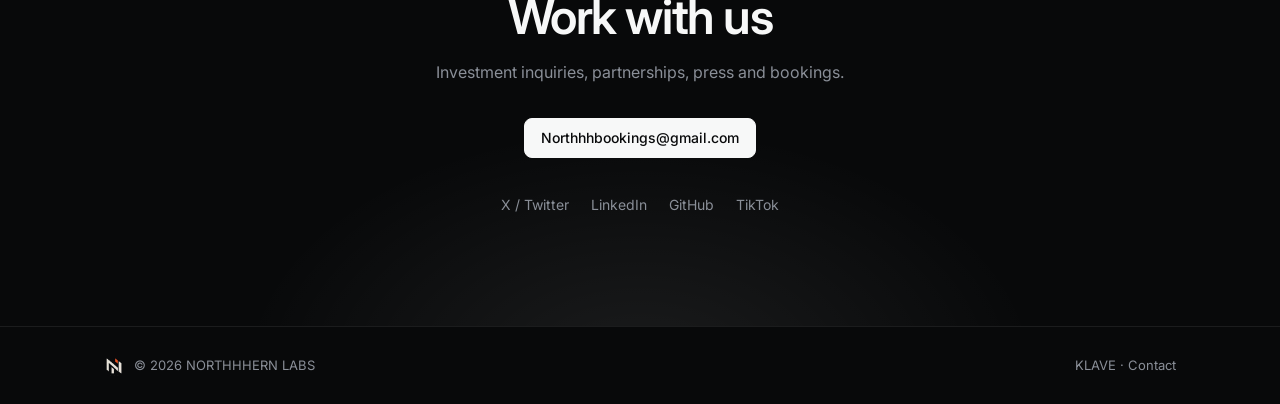
<file: index-73.html>
<!DOCTYPE html>
<html lang="en">
<head>
<meta charset="UTF-8"/>
<meta name="viewport" content="width=device-width, initial-scale=1"/>
<title>NORTHHHERN LABS — The startup building infrastructure for creators</title>
<meta property="og:image" content="logo.jpg"/>
<meta name="description" content="NORTHHHERN LABS is a startup and the parent company behind KLAVE and the products to come."/>
<link rel="icon" type="image/png" href="logo-mark.png"/>
<link rel="preconnect" href="https://fonts.googleapis.com"/>
<link rel="preconnect" href="https://fonts.gstatic.com" crossorigin/>
<link href="https://fonts.googleapis.com/css2?family=Inter:wght@400;500;600&family=JetBrains+Mono:wght@400;500&display=swap" rel="stylesheet"/>
<style>
:root{--bg:#08090a;--panel:#0f1011;--line:rgba(255,255,255,.08);--text:#f7f8f8;--mute:#8a8f98;--acc:#3a3a3d;--acc2:#e6e6e6;
--F:'Inter',system-ui,sans-serif;--M:'JetBrains Mono',monospace}
*{margin:0;padding:0;box-sizing:border-box}
html{scroll-behavior:smooth}
body{background:var(--bg);color:var(--text);font-family:var(--F);font-size:16px;line-height:1.6;-webkit-font-smoothing:antialiased;overflow-x:hidden}
a{color:inherit;text-decoration:none}
.wrap{max-width:1120px;margin:0 auto;padding:0 24px}
/* nav */
nav{position:fixed;top:0;left:0;right:0;z-index:50;background:rgba(8,9,10,.7);backdrop-filter:blur(14px);border-bottom:1px solid var(--line)}
nav .wrap{height:60px;display:flex;align-items:center;justify-content:space-between}
.logo{display:flex;align-items:center;gap:10px;font-weight:600;font-size:14px;letter-spacing:.5px}
.logo img{width:26px;height:26px;object-fit:contain}
.links{display:flex;gap:28px;font-size:14px;color:var(--mute)}
.links a:hover{color:var(--text)}
.btn{display:inline-flex;align-items:center;gap:8px;font-size:14px;font-weight:500;padding:8px 16px;border-radius:8px;border:1px solid var(--line);transition:.15s}
.btn.p{background:var(--text);color:#08090a;border-color:var(--text)}
.btn.p:hover{background:#d9dadb}
.btn.g:hover{background:rgba(255,255,255,.06)}
/* hero */
.hero{position:relative;padding:170px 0 90px;text-align:center;overflow:hidden}
.hero::before{content:"";position:absolute;top:-200px;left:50%;width:900px;height:600px;transform:translateX(-50%);background:radial-gradient(closest-side,rgba(255,255,255,.10),transparent);pointer-events:none}
.pill{display:inline-flex;gap:8px;align-items:center;font-size:13px;color:var(--mute);padding:5px 14px;border:1px solid var(--line);border-radius:99px;background:rgba(255,255,255,.03);margin-bottom:28px}
.pill b{color:var(--acc2);font-weight:500}
h1{font-size:clamp(40px,7vw,76px);line-height:1.04;letter-spacing:-.035em;font-weight:600;background:linear-gradient(180deg,#fff 30%,#8a8f98);-webkit-background-clip:text;background-clip:text;color:transparent;max-width:880px;margin:0 auto 24px}
.lead{max-width:560px;margin:0 auto 36px;color:var(--mute);font-size:18px}
.cta{display:flex;gap:12px;justify-content:center;flex-wrap:wrap}
/* mock */
.mock{margin:80px auto 0;max-width:960px;border:1px solid var(--line);border-radius:14px;background:var(--panel);box-shadow:0 40px 120px rgba(255,255,255,.06);overflow:hidden;text-align:left}
.bar{display:flex;gap:7px;padding:14px 16px;border-bottom:1px solid var(--line)}
.bar span{width:10px;height:10px;border-radius:50%;background:#2a2c2f}
.mbody{display:grid;grid-template-columns:200px 1fr;min-height:300px}
.side{border-right:1px solid var(--line);padding:16px;font-size:13px;color:var(--mute);display:flex;flex-direction:column;gap:6px}
.side div{padding:6px 10px;border-radius:6px}
.side .on{background:rgba(255,255,255,.06);color:var(--text)}
.main{padding:20px;display:flex;flex-direction:column;gap:10px}
.row{display:flex;align-items:center;gap:14px;padding:12px 14px;border:1px solid var(--line);border-radius:8px;font-size:14px}
.row em{font-style:normal;font-family:var(--M);font-size:12px;color:var(--mute);margin-left:auto}
.dot{width:8px;height:8px;border-radius:50%;background:var(--acc2)}
.ai{border-color:rgba(255,255,255,.25);background:rgba(255,255,255,.06);color:#fff}
/* sections */
section{padding:110px 0}
.lab{font-family:var(--M);font-size:12px;color:var(--acc2);text-transform:uppercase;letter-spacing:.12em;margin-bottom:16px;display:block}
h2{font-size:clamp(30px,4.5vw,48px);letter-spacing:-.03em;line-height:1.1;font-weight:600;max-width:640px}
.sub{color:var(--mute);margin-top:16px;max-width:520px}
.bento{display:grid;grid-template-columns:repeat(3,1fr);gap:14px;margin-top:56px}
.card{background:var(--panel);border:1px solid var(--line);border-radius:14px;padding:28px;transition:.2s}
.card:hover{border-color:rgba(255,255,255,.18);transform:translateY(-2px)}
.card.w2{grid-column:span 2}
.card h3{font-size:18px;font-weight:500;margin-bottom:8px;letter-spacing:-.01em}
.card p{color:var(--mute);font-size:15px}
.tag{display:inline-block;font-family:var(--M);font-size:11px;padding:3px 10px;border-radius:99px;border:1px solid var(--line);color:var(--acc2);margin-bottom:18px}
.feat{list-style:none;margin:18px 0 24px;display:grid;gap:8px;font-size:14px;color:var(--mute)}
.feat li::before{content:"✓";color:var(--acc2);margin-right:10px}
.stats{display:grid;grid-template-columns:repeat(4,1fr);gap:1px;background:var(--line);border:1px solid var(--line);border-radius:14px;overflow:hidden;margin-top:56px}
.stats div{background:var(--bg);padding:32px 24px}
.stats b{display:block;font-size:40px;letter-spacing:-.03em;font-weight:600;background:linear-gradient(180deg,#fff,#8a8f98);-webkit-background-clip:text;background-clip:text;color:transparent}
.stats span{font-size:13px;color:var(--mute)}
.person{display:flex;gap:18px;align-items:center;margin-top:48px}
.av{width:56px;height:56px;border-radius:50%;background:linear-gradient(135deg,#fff,#5a5a5e);color:#08090a;display:grid;place-items:center;font-weight:600;font-size:20px}
.end{text-align:center;position:relative;overflow:hidden}
.end::before{content:"";position:absolute;bottom:-300px;left:50%;width:800px;height:500px;transform:translateX(-50%);background:radial-gradient(closest-side,rgba(255,255,255,.08),transparent)}
.end h2{margin:0 auto}.end .sub{margin:16px auto 32px}
.soc{display:flex;gap:22px;justify-content:center;margin-top:36px;font-size:14px;color:var(--mute);flex-wrap:wrap;position:relative}
.soc a:hover{color:var(--text)}
footer{border-top:1px solid var(--line);padding:28px 0;font-size:13px;color:var(--mute)}
footer .wrap{display:flex;justify-content:space-between;flex-wrap:wrap;gap:12px}
.rv{opacity:0;transform:translateY(16px);transition:.7s}
.rv.in{opacity:1;transform:none}
@media(max-width:760px){.links{display:none}.bento{grid-template-columns:1fr}.card.w2{grid-column:auto}.stats{grid-template-columns:1fr 1fr}.mbody{grid-template-columns:1fr}.side{display:none}.hero{padding-top:130px}section{padding:80px 0}}
</style>
</head>
<body>
<nav><div class="wrap">
  <a class="logo" href="#"><img src="logo-mark.png" alt=""/>NORTHHHERN LABS</a>
  <div class="links"><a href="#about">About</a><a href="#products">Products</a><a href="#music">Music</a><a href="#market">Market</a><a href="#contact">Contact</a></div>
  <a class="btn p" href="https://nero-ai.xyz" target="_blank" rel="noopener">Open KLAVE</a>
</div></nav>

<header class="hero"><div class="wrap">
  <div class="pill"><b>New</b> KLAVE, our first product, is live in beta <span>→</span></div>
  <h1>Infrastructure for the next generation of creators</h1>
  <p class="lead">NORTHHHERN LABS is a startup building AI-powered products at the intersection of music and technology. KLAVE is our first. There is more to come.</p>
  <div class="cta">
    <a class="btn p" href="#products">Explore products</a>
    <a class="btn g" href="https://splicewaitlist.vercel.app" target="_blank" rel="noopener">Join the KLAVE waitlist</a>
  </div>
  <div class="mock rv">
    <div class="bar"><span></span><span></span><span></span></div>
    <div class="mbody">
      <div class="side"><div class="on">Marketplace</div><div>My beats</div><div>Analytics</div><div>NERO AI</div><div>Payouts</div></div>
      <div class="main">
        <div class="row"><span class="dot"></span>Opps Block<em>$29 · Lease</em></div>
        <div class="row"><span class="dot"></span>Midnight Lagos<em>$49 · Exclusive</em></div>
        <div class="row ai"><span class="dot"></span>NERO suggests: price "Midnight Lagos" at $59 and target Afro-drill listeners<em>AI</em></div>
        <div class="row"><span class="dot"></span>Late Night Drive<em>$25 · Lease</em></div>
      </div>
    </div>
  </div>
</div></header>

<section id="about"><div class="wrap rv">
  <span class="lab">About</span>
  <h2>Music generates billions. Creators capture almost none.</h2>
  <p class="sub">NORTHHHERN LABS was founded by Benedict, a music producer, recording artist and certified software developer (TS Academy) from Cross River State, Nigeria. We are building a company, not a single app. Every product starts from a problem we've lived ourselves.</p>
  <div class="bento">
    <div class="card"><h3>Music first</h3><p>We are producers and artists before we are developers. Every product starts from the creative process.</p></div>
    <div class="card"><h3>Global by design</h3><p>Born in Africa, built for creators everywhere. Our products work for anyone, anywhere.</p></div>
    <div class="card"><h3>Culture forward</h3><p>We don't chase trends. We build at the edges of what's coming next in sound and technology.</p></div>
  </div>
</div></section>

<section id="products" style="padding-top:0"><div class="wrap rv">
  <span class="lab">Products</span>
  <h2>One company. Many products.</h2>
  <p class="sub">KLAVE is the first product from NORTHHHERN LABS. It will not be the last.</p>
  <div class="bento">
    <div class="card w2">
      <span class="tag">FIRST PRODUCT · BETA</span>
      <h3 style="font-size:26px">KLAVE</h3>
      <p>The first AI-native beat marketplace built for producers everywhere. Sell beats globally, with NERO, a built-in AI assistant for pricing, audience targeting and platform strategy.</p>
      <ul class="feat"><li>Beat uploads with fast audio storage</li><li>NERO AI for pricing and audience targeting</li><li>Producer profiles and analytics dashboard</li><li>Installable PWA on any device</li></ul>
      <div class="cta" style="justify-content:flex-start">
        <a class="btn p" href="https://nero-ai.xyz" target="_blank" rel="noopener">Try the beta</a>
        <a class="btn g" href="https://splicewaitlist.vercel.app" target="_blank" rel="noopener">Join waitlist</a>
      </div>
    </div>
    <div class="card">
      <span class="tag">Coming soon</span>
      <h3>More to come</h3>
      <p>Our next products are in early development. Built for creators everywhere, powered by AI. Stay connected to see what's next.</p>
      <a class="btn g" href="#contact" style="margin-top:24px">Get notified</a>
    </div>
  </div>
  <div class="stats">
    <div><b>2026</b><span>Founded</span></div><div><b>1</b><span>Product live</span></div><div><b>1</b><span>Founder</span></div><div><b>∞</b><span>More to come</span></div>
  </div>
</div></section>

<section id="music" style="background:var(--panel);border-block:1px solid var(--line)"><div class="wrap rv">
  <span class="lab">Music</span>
  <h2>Northhh</h2>
  <p class="sub">Benedict records and produces as Northhh: a cinematic, dark and melancholic sound built for late nights and raw emotion.</p>
  <div class="cta" style="justify-content:flex-start;margin-top:28px">
    <a class="btn p" href="https://audiomack.com/northhh" target="_blank" rel="noopener">Audiomack</a>
    <a class="btn g" href="https://on.soundcloud.com/MUBr6jT01VvJ7oRetq" target="_blank" rel="noopener">SoundCloud</a>
  </div>
  <div class="person"><div class="av">B</div><div><div style="font-weight:500">Benedict Patrick</div><div style="color:var(--mute);font-size:14px">Founder & CEO · Producer · Developer · Artist</div></div></div>
</div></section>

<section id="market"><div class="wrap rv">
  <span class="lab">Market opportunity</span>
  <h2>A huge market, and a wide-open gap</h2>
  <p class="sub">The global market is large and growing. The creators powering it are underserved.</p>
  <span class="lab" style="margin-top:48px">Global</span>
  <div class="stats" style="margin-top:0">
    <div><b>$31.7B</b><span>Global recorded music revenue, 2025</span></div>
    <div><b>837M</b><span>Paid music subscription accounts worldwide</span></div>
    <div><b>69.6%</b><span>Of revenue now comes from streaming</span></div>
    <div><b>11</b><span>Straight years of industry growth</span></div>
  </div>
  <p style="font-size:12px;color:var(--mute);margin-top:10px">Source: IFPI Global Music Report 2026</p>
  <div class="stats">
    <div><b>$400M+</b><span>Paid to creators by BeatStars, the leading beat marketplace</span></div>
    <div><b>11M+</b><span>Beats listed on BeatStars</span></div>
    <div><b>200+</b><span>Territories BeatStars serves</span></div>
    <div><b>+15.2%</b><span>Sub-Saharan Africa revenue growth, 2025</span></div>
  </div>
  <p style="font-size:12px;color:var(--mute);margin-top:10px">Sources: Music Business Worldwide, IFPI</p>
  <span class="lab" style="margin-top:56px">The gap</span>
  <div class="stats" style="margin-top:0">
    <div><b>500M+</b><span>African music consumers</span></div>
    <div><b>&lt;0.4%</b><span>Share of global revenue from sub-Saharan Africa ($120M)</span></div>
    <div><b>0</b><span>AI-native beat marketplaces in Africa</span></div>
    <div><b>1st</b><span>KLAVE, our first product</span></div>
  </div>
  <p class="sub" style="max-width:600px;margin-top:40px">The beat marketplace is a proven model. Yet no platform is built for producers in emerging markets, with local payment infrastructure and AI tooling designed for them. <span style="color:var(--text)">That is the gap KLAVE, our first product, fills.</span></p>
</div></section>

<section class="end" id="contact" style="border-top:1px solid var(--line)"><div class="wrap rv">
  <span class="lab">Contact</span>
  <h2>Work with us</h2>
  <p class="sub">Investment inquiries, partnerships, press and bookings.</p>
  <a class="btn p" href="mailto:Northhhbookings@gmail.com">Northhhbookings@gmail.com</a>
  <div class="soc">
    <a href="https://twitter.com/NORTHHHERNLABS" target="_blank" rel="noopener">X / Twitter</a>
    <a href="https://www.linkedin.com/in/benedict-patrick" target="_blank" rel="noopener">LinkedIn</a>
    <a href="https://github.com/beatsbynorth21" target="_blank" rel="noopener">GitHub</a>
    <a href="https://www.tiktok.com/@Northhh_zzz" target="_blank" rel="noopener">TikTok</a>
  </div>
</div></section>

<footer><div class="wrap"><span style="display:flex;align-items:center;gap:10px"><img src="logo-mark.png" alt="" width="20" height="20"/>© 2026 NORTHHHERN LABS</span><span><a href="https://nero-ai.xyz" target="_blank" rel="noopener">KLAVE</a> · <a href="mailto:Northhhbookings@gmail.com">Contact</a></span></div></footer>

<script>
const io=new IntersectionObserver(e=>e.forEach(x=>{if(x.isIntersecting){x.target.classList.add('in');io.unobserve(x.target)}}),{threshold:.12});
document.querySelectorAll('.rv').forEach(el=>io.observe(el));
</script>
</body>
</html>
</file>
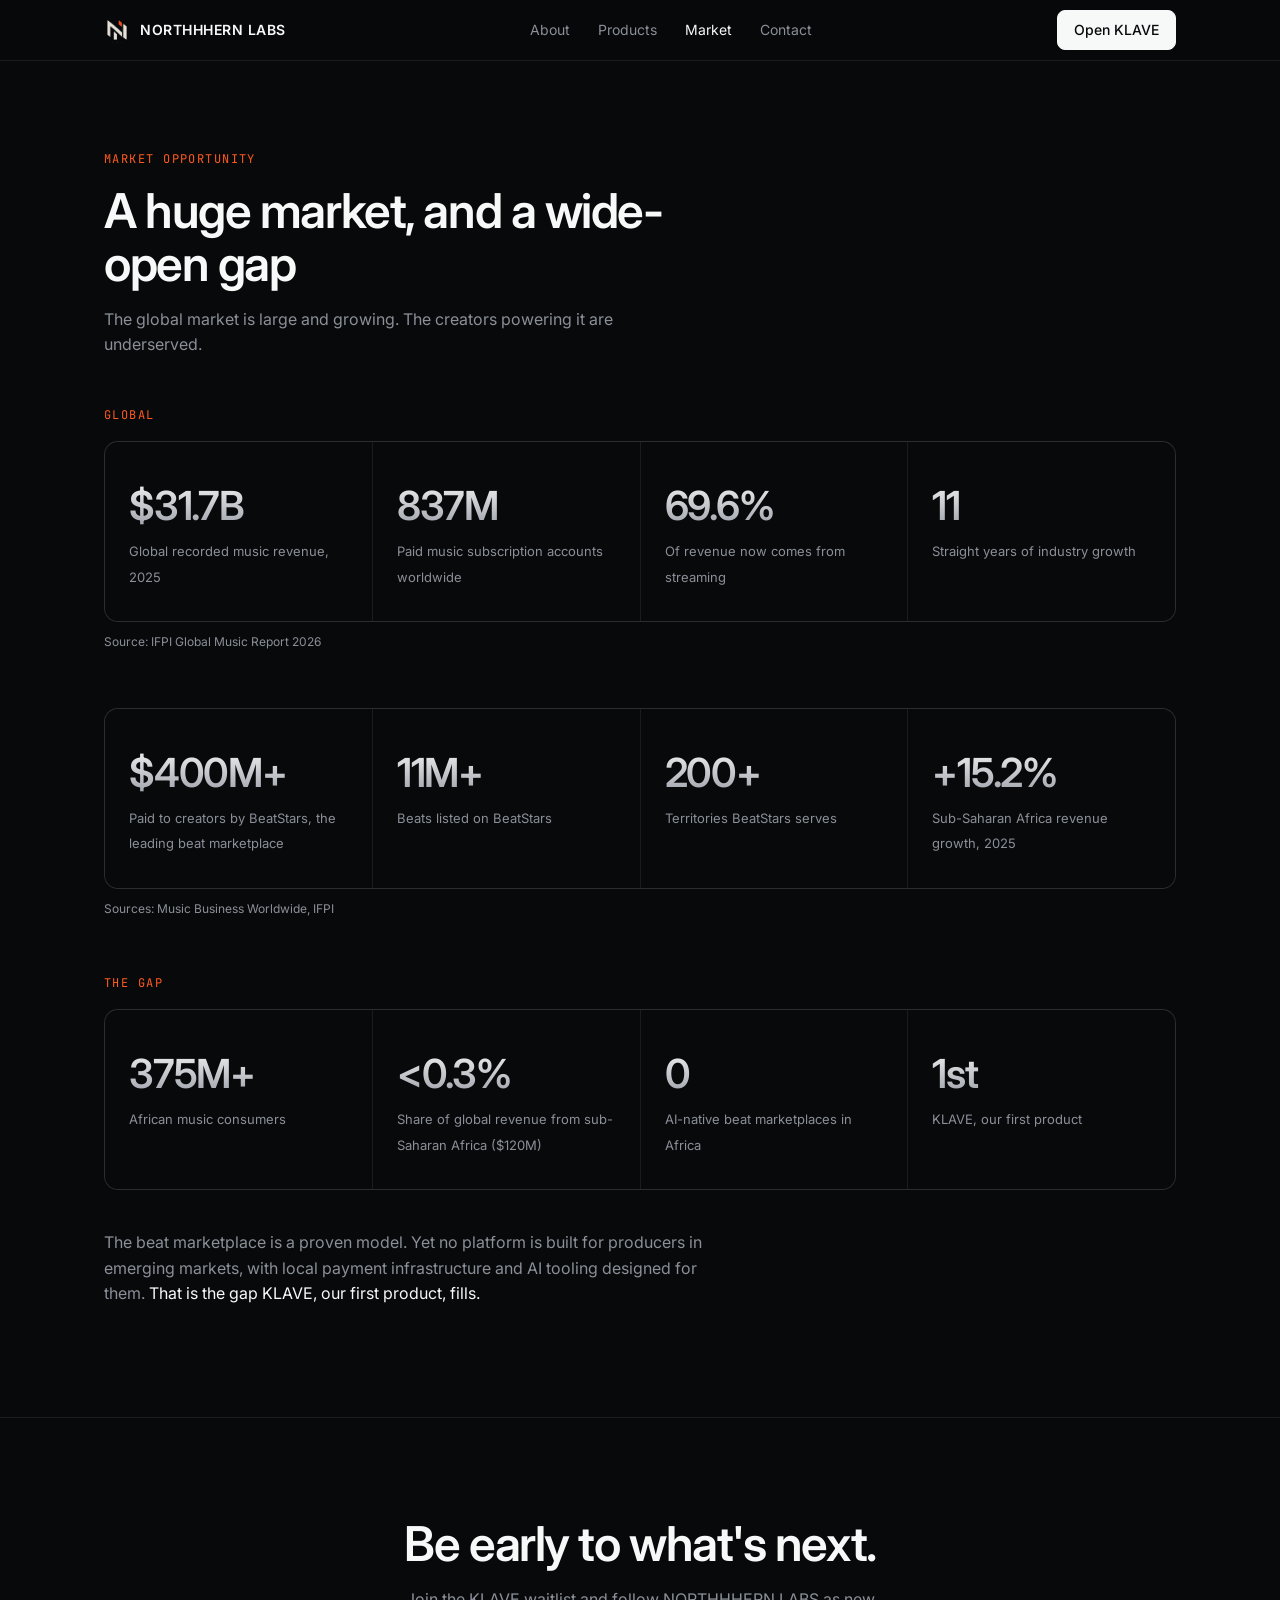
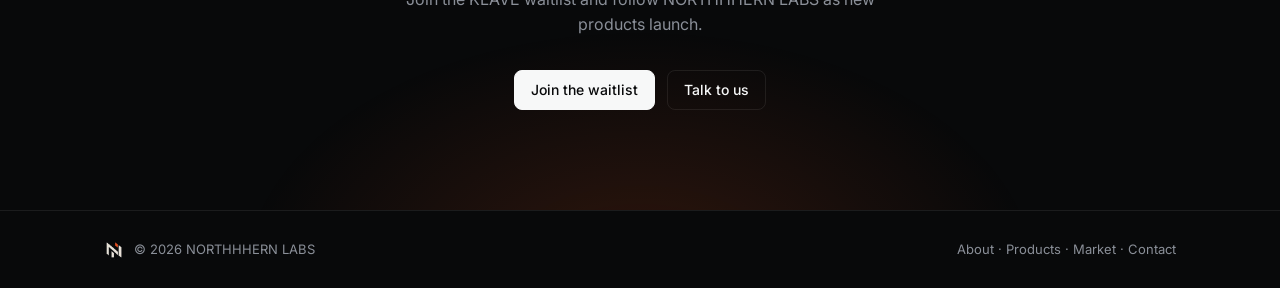
<file: market.html>
<!DOCTYPE html>
<html lang="en">
<head>
<meta charset="UTF-8"/>
<meta name="viewport" content="width=device-width, initial-scale=1"/>
<title>Market — NORTHHHERN LABS</title>
<link rel="icon" type="image/png" href="logo-mark.png"/>
<meta property="og:type" content="website"/>
<meta property="og:title" content="Market — NORTHHHERN LABS"/>
<meta property="og:description" content="The market opportunity behind NORTHHHERN LABS."/>
<meta property="og:url" content="https://northhhernlabs.vercel.app/market.html"/>
<meta property="og:image" content="https://northhhernlabs.vercel.app/logo.jpg"/>
<meta name="twitter:card" content="summary"/>
<meta name="description" content="The market opportunity behind NORTHHHERN LABS."/>
<link rel="preconnect" href="https://fonts.googleapis.com"/>
<link rel="preconnect" href="https://fonts.gstatic.com" crossorigin/>
<link href="https://fonts.googleapis.com/css2?family=Inter:wght@400;500;600&family=JetBrains+Mono:wght@400;500&display=swap" rel="stylesheet"/>
<link rel="stylesheet" href="style.css"/>
</head>
<body>
<nav><div class="wrap">
  <a class="logo" href="index.html"><img src="logo-mark.png" alt=""/>NORTHHHERN LABS</a>
  <div class="links"><a href="about.html">About</a><a href="products.html">Products</a><a href="market.html" class="active">Market</a><a href="contact.html">Contact</a></div>
  <a class="btn p" href="https://nero-ai.xyz" target="_blank" rel="noopener">Open KLAVE</a>
  <button class="burger" aria-label="Menu">☰</button>
</div></nav>
<section class="first" id="market"><div class="wrap rv">
  <span class="lab">Market opportunity</span>
  <h2>A huge market, and a wide-open gap</h2>
  <p class="sub">The global market is large and growing. The creators powering it are underserved.</p>
  <span class="lab" style="margin-top:48px">Global</span>
  <div class="stats" style="margin-top:0">
    <div><b>$31.7B</b><span>Global recorded music revenue, 2025</span></div>
    <div><b>837M</b><span>Paid music subscription accounts worldwide</span></div>
    <div><b>69.6%</b><span>Of revenue now comes from streaming</span></div>
    <div><b>11</b><span>Straight years of industry growth</span></div>
  </div>
  <p style="font-size:12px;color:var(--mute);margin-top:10px">Source: IFPI Global Music Report 2026</p>
  <div class="stats">
    <div><b>$400M+</b><span>Paid to creators by BeatStars, the leading beat marketplace</span></div>
    <div><b>11M+</b><span>Beats listed on BeatStars</span></div>
    <div><b>200+</b><span>Territories BeatStars serves</span></div>
    <div><b>+15.2%</b><span>Sub-Saharan Africa revenue growth, 2025</span></div>
  </div>
  <p style="font-size:12px;color:var(--mute);margin-top:10px">Sources: Music Business Worldwide, IFPI</p>
  <span class="lab" style="margin-top:56px">The gap</span>
  <div class="stats" style="margin-top:0">
    <div><b>500M+</b><span>African music consumers</span></div>
    <div><b>&lt;0.4%</b><span>Share of global revenue from sub-Saharan Africa ($120M)</span></div>
    <div><b>0</b><span>AI-native beat marketplaces in Africa</span></div>
    <div><b>1st</b><span>KLAVE, our first product</span></div>
  </div>
  <p class="sub" style="max-width:600px;margin-top:40px">The beat marketplace is a proven model. Yet no platform is built for producers in emerging markets, with local payment infrastructure and AI tooling designed for them. <span style="color:var(--text)">That is the gap KLAVE, our first product, fills.</span></p>
</div></section>
<section class="band"><div class="wrap rv">
  <h2>Be early to what's next.</h2>
  <p class="sub">Join the KLAVE waitlist and follow NORTHHHERN LABS as new products launch.</p>
  <div class="cta"><a class="btn p" href="https://splicewaitlist.vercel.app" target="_blank" rel="noopener">Join the waitlist</a><a class="btn g" href="contact.html">Talk to us</a></div>
</div></section>
<footer><div class="wrap"><span style="display:flex;align-items:center;gap:10px"><img src="logo-mark.png" alt="" width="20" height="20"/>© 2026 NORTHHHERN LABS</span><span><a href="about.html">About</a> · <a href="products.html">Products</a> · <a href="market.html">Market</a> · <a href="contact.html">Contact</a></span></div></footer>
<script src="script.js"></script>
</body>
</html>
</file>
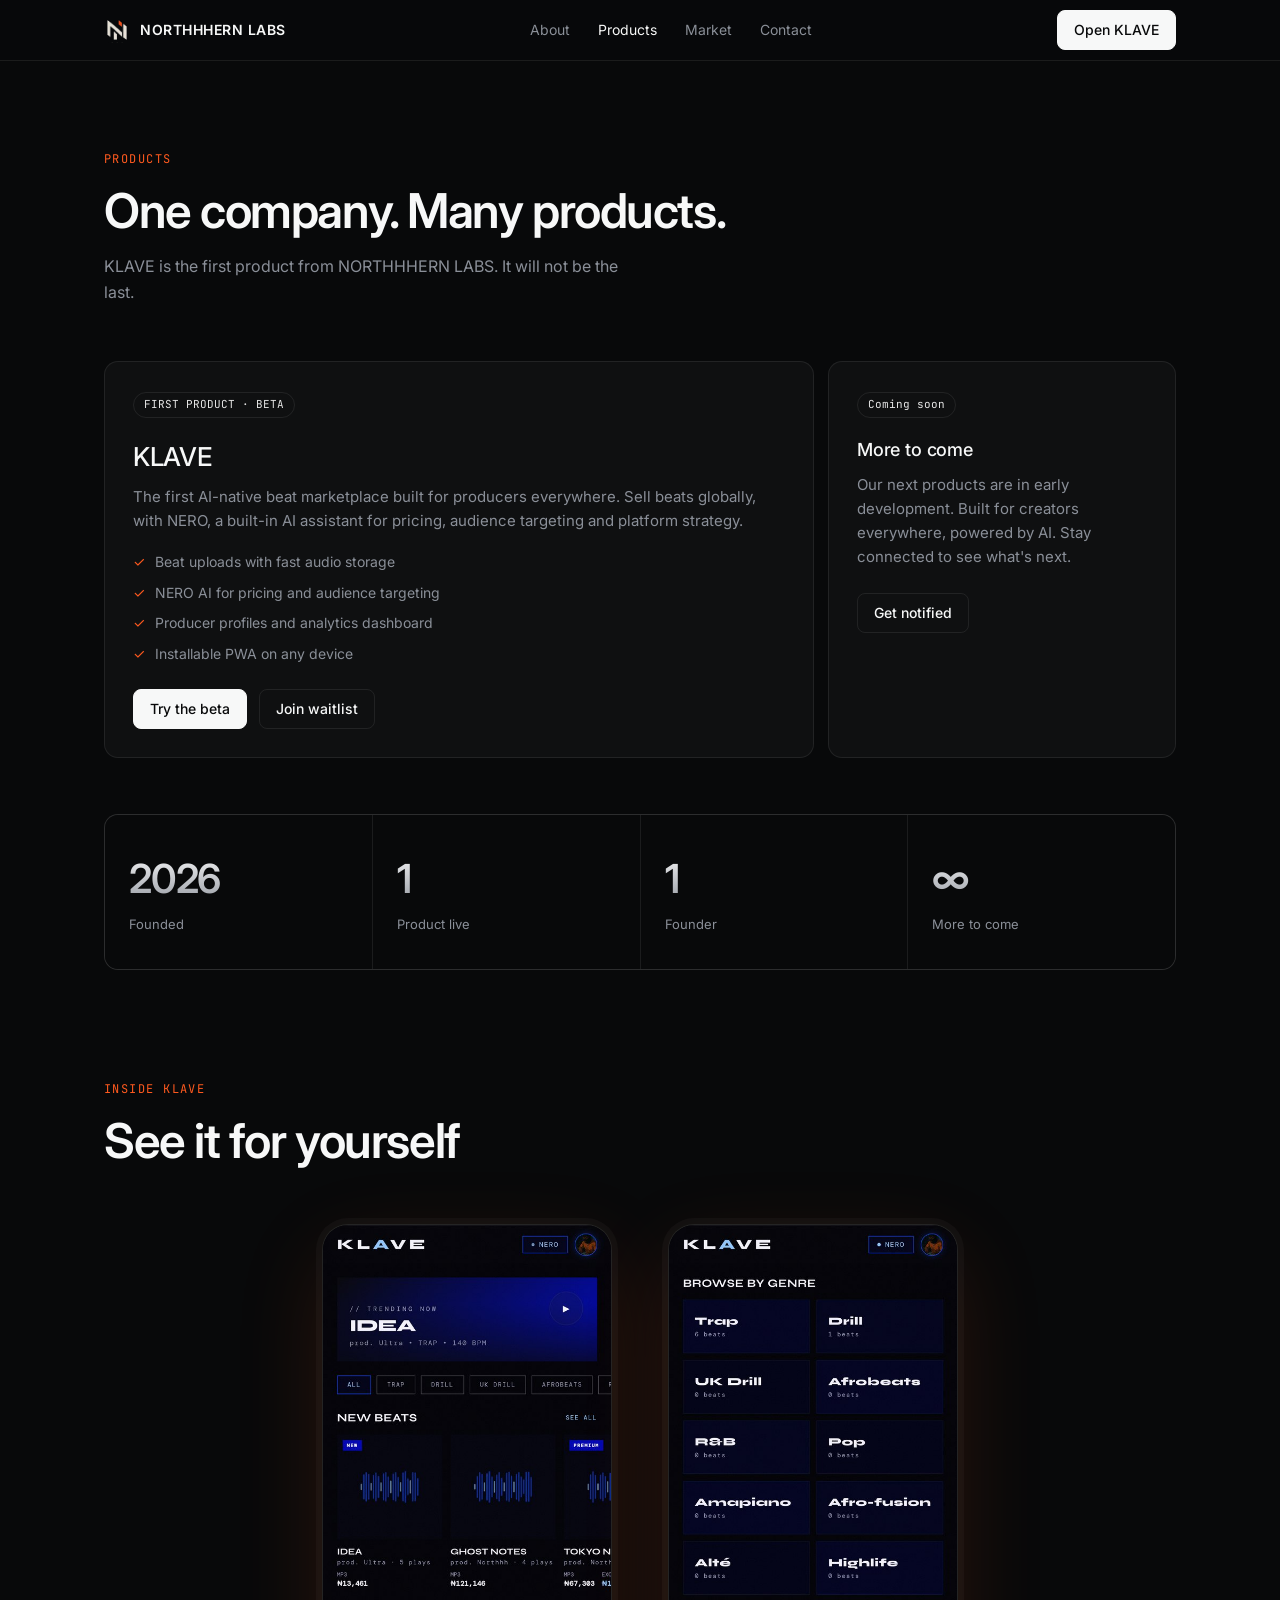
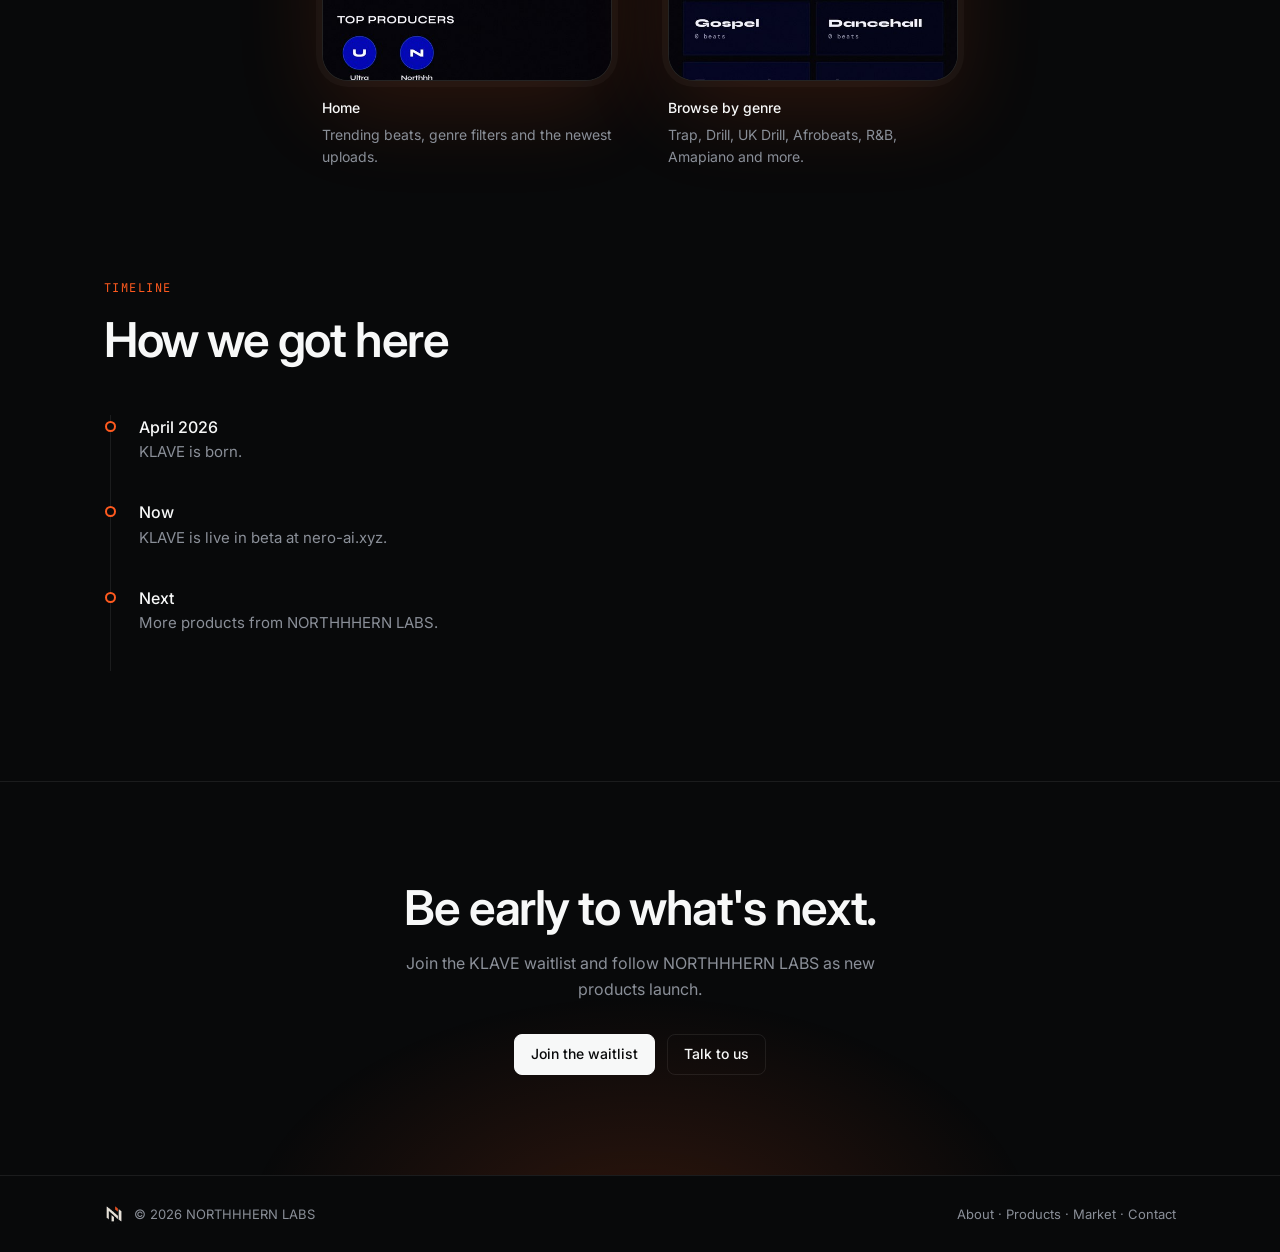
<file: products.html>
<!DOCTYPE html>
<html lang="en">
<head>
<meta charset="UTF-8"/>
<meta name="viewport" content="width=device-width, initial-scale=1"/>
<title>Products — NORTHHHERN LABS</title>
<link rel="icon" type="image/png" href="logo-mark.png"/>
<meta property="og:type" content="website"/>
<meta property="og:title" content="Products — NORTHHHERN LABS"/>
<meta property="og:description" content="KLAVE, the first product from NORTHHHERN LABS, and more to come."/>
<meta property="og:url" content="https://northhhernlabs.vercel.app/products.html"/>
<meta property="og:image" content="https://northhhernlabs.vercel.app/logo.jpg"/>
<meta name="twitter:card" content="summary"/>
<meta name="description" content="KLAVE, the first product from NORTHHHERN LABS, and more to come."/>
<link rel="preconnect" href="https://fonts.googleapis.com"/>
<link rel="preconnect" href="https://fonts.gstatic.com" crossorigin/>
<link href="https://fonts.googleapis.com/css2?family=Inter:wght@400;500;600&family=JetBrains+Mono:wght@400;500&display=swap" rel="stylesheet"/>
<link rel="stylesheet" href="style.css"/>
</head>
<body>
<nav><div class="wrap">
  <a class="logo" href="index.html"><img src="logo-mark.png" alt=""/>NORTHHHERN LABS</a>
  <div class="links"><a href="about.html">About</a><a href="products.html" class="active">Products</a><a href="market.html">Market</a><a href="contact.html">Contact</a></div>
  <a class="btn p" href="https://nero-ai.xyz" target="_blank" rel="noopener">Open KLAVE</a>
  <button class="burger" aria-label="Menu">☰</button>
</div></nav>
<section class="first" id="products" ><div class="wrap rv">
  <span class="lab">Products</span>
  <h2>One company. Many products.</h2>
  <p class="sub">KLAVE is the first product from NORTHHHERN LABS. It will not be the last.</p>
  <div class="bento">
    <div class="card w2">
      <span class="tag">FIRST PRODUCT · BETA</span>
      <h3 style="font-size:26px">KLAVE</h3>
      <p>The first AI-native beat marketplace built for producers everywhere. Sell beats globally, with NERO, a built-in AI assistant for pricing, audience targeting and platform strategy.</p>
      <ul class="feat"><li>Beat uploads with fast audio storage</li><li>NERO AI for pricing and audience targeting</li><li>Producer profiles and analytics dashboard</li><li>Installable PWA on any device</li></ul>
      <div class="cta" style="justify-content:flex-start">
        <a class="btn p" href="https://nero-ai.xyz" target="_blank" rel="noopener">Try the beta</a>
        <a class="btn g" href="https://splicewaitlist.vercel.app" target="_blank" rel="noopener">Join waitlist</a>
      </div>
    </div>
    <div class="card">
      <span class="tag">Coming soon</span>
      <h3>More to come</h3>
      <p>Our next products are in early development. Built for creators everywhere, powered by AI. Stay connected to see what's next.</p>
      <a class="btn g" href="#contact" style="margin-top:24px">Get notified</a>
    </div>
  </div>
  <div class="stats">
    <div><b>2026</b><span>Founded</span></div><div><b>1</b><span>Product live</span></div><div><b>1</b><span>Founder</span></div><div><b>∞</b><span>More to come</span></div>
  </div>
</div></section>
<section style="padding-top:0"><div class="wrap rv">
  <span class="lab">Inside KLAVE</span>
  <h2>See it for yourself</h2>
  <div class="shots">
    <figure><div class="phone" style="width:100%"><img src="klave-home.jpg" width="540" height="854" loading="lazy" alt="KLAVE home screen"/></div><figcaption><b>Home</b>Trending beats, genre filters and the newest uploads.</figcaption></figure>
    <figure><div class="phone" style="width:100%"><img src="klave-browse.jpg" width="540" height="854" loading="lazy" alt="KLAVE browse by genre"/></div><figcaption><b>Browse by genre</b>Trap, Drill, UK Drill, Afrobeats, R&amp;B, Amapiano and more.</figcaption></figure>
  </div>
</div></section>
<section style="padding-top:0"><div class="wrap rv">
  <span class="lab">Timeline</span>
  <h2>How we got here</h2>
  <div class="tl"><div><i></i><b>April 2026</b><p>KLAVE is born.</p></div><div><i></i><b>Now</b><p>KLAVE is live in beta at nero-ai.xyz.</p></div><div><i></i><b>Next</b><p>More products from NORTHHHERN LABS.</p></div></div>
</div></section>
<section class="band"><div class="wrap rv">
  <h2>Be early to what's next.</h2>
  <p class="sub">Join the KLAVE waitlist and follow NORTHHHERN LABS as new products launch.</p>
  <div class="cta"><a class="btn p" href="https://splicewaitlist.vercel.app" target="_blank" rel="noopener">Join the waitlist</a><a class="btn g" href="contact.html">Talk to us</a></div>
</div></section>
<footer><div class="wrap"><span style="display:flex;align-items:center;gap:10px"><img src="logo-mark.png" alt="" width="20" height="20"/>© 2026 NORTHHHERN LABS</span><span><a href="about.html">About</a> · <a href="products.html">Products</a> · <a href="market.html">Market</a> · <a href="contact.html">Contact</a></span></div></footer>
<script src="script.js"></script>
</body>
</html>
</file>
<file: style.css>
:root{--bg:#08090a;--panel:#0f1011;--line:rgba(255,255,255,.08);--text:#f7f8f8;--mute:#8a8f98;--acc:#3a3a3d;--acc2:#e6e6e6;
--F:'Inter',system-ui,sans-serif;--M:'JetBrains Mono',monospace}
*{margin:0;padding:0;box-sizing:border-box}
html{scroll-behavior:smooth}
body{background:var(--bg);color:var(--text);font-family:var(--F);font-size:16px;line-height:1.6;-webkit-font-smoothing:antialiased;overflow-x:hidden}
a{color:inherit;text-decoration:none}
.wrap{max-width:1120px;margin:0 auto;padding:0 24px}
/* nav */
nav{position:fixed;top:0;left:0;right:0;z-index:50;background:rgba(8,9,10,.7);backdrop-filter:blur(14px);border-bottom:1px solid var(--line)}
nav .wrap{height:60px;display:flex;align-items:center;justify-content:space-between}
.logo{display:flex;align-items:center;gap:10px;font-weight:600;font-size:14px;letter-spacing:.5px}
.logo img{width:26px;height:26px;object-fit:contain}
.links{display:flex;gap:28px;font-size:14px;color:var(--mute)}
.links a:hover{color:var(--text)}
.btn{display:inline-flex;align-items:center;gap:8px;font-size:14px;font-weight:500;padding:8px 16px;border-radius:8px;border:1px solid var(--line);transition:.15s}
.btn.p{background:var(--text);color:#08090a;border-color:var(--text)}
.btn.p:hover{background:#d9dadb}
.btn.g:hover{background:rgba(255,255,255,.06)}
/* hero */
.hero{position:relative;padding:170px 0 90px;text-align:center;overflow:hidden}
.hero::before{content:"";position:absolute;top:-200px;left:50%;width:900px;height:600px;transform:translateX(-50%);background:radial-gradient(closest-side,rgba(255,255,255,.10),transparent);pointer-events:none}
.pill{display:inline-flex;gap:8px;align-items:center;font-size:13px;color:var(--mute);padding:5px 14px;border:1px solid var(--line);border-radius:99px;background:rgba(255,255,255,.03);margin-bottom:28px}
.pill b{color:var(--acc2);font-weight:500}
h1{font-size:clamp(40px,7vw,76px);line-height:1.04;letter-spacing:-.035em;font-weight:600;background:linear-gradient(180deg,#fff 30%,#8a8f98);-webkit-background-clip:text;background-clip:text;color:transparent;max-width:880px;margin:0 auto 24px}
.lead{max-width:560px;margin:0 auto 36px;color:var(--mute);font-size:18px}
.cta{display:flex;gap:12px;justify-content:center;flex-wrap:wrap}
/* mock */
.mock{margin:80px auto 0;max-width:960px;border:1px solid var(--line);border-radius:14px;background:var(--panel);box-shadow:0 40px 120px rgba(255,255,255,.06);overflow:hidden;text-align:left}
.bar{display:flex;gap:7px;padding:14px 16px;border-bottom:1px solid var(--line)}
.bar span{width:10px;height:10px;border-radius:50%;background:#2a2c2f}
.mbody{display:grid;grid-template-columns:200px 1fr;min-height:300px}
.side{border-right:1px solid var(--line);padding:16px;font-size:13px;color:var(--mute);display:flex;flex-direction:column;gap:6px}
.side div{padding:6px 10px;border-radius:6px}
.side .on{background:rgba(255,255,255,.06);color:var(--text)}
.main{padding:20px;display:flex;flex-direction:column;gap:10px}
.row{display:flex;align-items:center;gap:14px;padding:12px 14px;border:1px solid var(--line);border-radius:8px;font-size:14px}
.row em{font-style:normal;font-family:var(--M);font-size:12px;color:var(--mute);margin-left:auto}
.dot{width:8px;height:8px;border-radius:50%;background:var(--acc2)}
.ai{border-color:rgba(255,255,255,.25);background:rgba(255,255,255,.06);color:#fff}
/* sections */
section{padding:110px 0}
.lab{font-family:var(--M);font-size:12px;color:var(--acc2);text-transform:uppercase;letter-spacing:.12em;margin-bottom:16px;display:block}
h2{font-size:clamp(30px,4.5vw,48px);letter-spacing:-.03em;line-height:1.1;font-weight:600;max-width:640px}
.sub{color:var(--mute);margin-top:16px;max-width:520px}
.bento{display:grid;grid-template-columns:repeat(3,1fr);gap:14px;margin-top:56px}
.card{background:var(--panel);border:1px solid var(--line);border-radius:14px;padding:28px;transition:.2s}
.card:hover{border-color:rgba(255,255,255,.18);transform:translateY(-2px)}
.card.w2{grid-column:span 2}
.card h3{font-size:18px;font-weight:500;margin-bottom:8px;letter-spacing:-.01em}
.card p{color:var(--mute);font-size:15px}
.tag{display:inline-block;font-family:var(--M);font-size:11px;padding:3px 10px;border-radius:99px;border:1px solid var(--line);color:var(--acc2);margin-bottom:18px}
.feat{list-style:none;margin:18px 0 24px;display:grid;gap:8px;font-size:14px;color:var(--mute)}
.feat li::before{content:"✓";color:var(--acc2);margin-right:10px}
.stats{display:grid;grid-template-columns:repeat(4,1fr);gap:1px;background:var(--line);border:1px solid var(--line);border-radius:14px;overflow:hidden;margin-top:56px}
.stats div{background:var(--bg);padding:32px 24px}
.stats b{display:block;font-size:40px;letter-spacing:-.03em;font-weight:600;background:linear-gradient(180deg,#fff,#8a8f98);-webkit-background-clip:text;background-clip:text;color:transparent}
.stats span{font-size:13px;color:var(--mute)}
.person{display:flex;gap:18px;align-items:center;margin-top:48px}
.av{width:56px;height:56px;border-radius:50%;background:linear-gradient(135deg,#fff,#5a5a5e);color:#08090a;display:grid;place-items:center;font-weight:600;font-size:20px}
.end{text-align:center;position:relative;overflow:hidden}
.end::before{content:"";position:absolute;bottom:-300px;left:50%;width:800px;height:500px;transform:translateX(-50%);background:radial-gradient(closest-side,rgba(255,255,255,.08),transparent)}
.end h2{margin:0 auto}.end .sub{margin:16px auto 32px}
.soc{display:flex;gap:22px;justify-content:center;margin-top:36px;font-size:14px;color:var(--mute);flex-wrap:wrap;position:relative}
.soc a:hover{color:var(--text)}
footer{border-top:1px solid var(--line);padding:28px 0;font-size:13px;color:var(--mute)}
footer .wrap{display:flex;justify-content:space-between;flex-wrap:wrap;gap:12px}
.rv{opacity:0;transform:translateY(16px);transition:.7s}
.rv.in{opacity:1;transform:none}
@media(max-width:760px){.links{display:none}.bento{grid-template-columns:1fr}.card.w2{grid-column:auto}.stats{grid-template-columns:1fr 1fr}.mbody{grid-template-columns:1fr}.side{display:none}.hero{padding-top:130px}section{padding:80px 0}}

.burger{display:none;background:none;border:1px solid var(--line);color:var(--text);border-radius:8px;width:38px;height:38px;font-size:18px;cursor:pointer}
.links a.active{color:var(--text)}
.first{padding-top:150px!important}
.go{display:block}
.go .arrow{display:inline-block;margin-top:18px;font-size:14px;color:var(--text)}
@media(max-width:760px){.burger{display:block}.links{display:none;position:absolute;top:60px;left:0;right:0;flex-direction:column;gap:0;background:rgba(8,9,10,.97);border-bottom:1px solid var(--line);padding:8px 24px 16px}.links.open{display:flex}.links a{padding:12px 0;border-bottom:1px solid var(--line)}nav .btn.p{display:none}.first{padding-top:110px!important}}

/* --- v3 polish --- */
:root{--o:#ff5a1f}
::selection{background:var(--o);color:#fff}
:focus-visible{outline:2px solid var(--o);outline-offset:3px}
body{animation:fin .6s ease both}
@keyframes fin{from{opacity:0}to{opacity:1}}
.lab{color:var(--o)}
.pill b{color:var(--o)}
.dot{background:var(--o)}
.feat li::before{color:var(--o)}
.btn.p:hover{background:var(--o);border-color:var(--o);color:#fff}
.btn.p{box-shadow:0 0 0 0 rgba(255,90,31,0)}
.btn.p:hover{box-shadow:0 8px 30px rgba(255,90,31,.35)}
.row.ai{border-color:rgba(255,90,31,.4);background:rgba(255,90,31,.07);color:#ffd9cc}
.hero::before{background:radial-gradient(closest-side,rgba(255,90,31,.15),transparent)}
.hero::after{content:"";position:absolute;inset:0;background-image:linear-gradient(var(--line) 1px,transparent 1px),linear-gradient(90deg,var(--line) 1px,transparent 1px);background-size:64px 64px;-webkit-mask-image:radial-gradient(ellipse at 50% 0%,#000 15%,transparent 70%);mask-image:radial-gradient(ellipse at 50% 0%,#000 15%,transparent 70%);pointer-events:none}
.hero .wrap{position:relative;z-index:1}
.rot{color:var(--o);-webkit-text-fill-color:var(--o);transition:opacity .3s}
.card{position:relative;overflow:hidden}
.card::after{content:"";position:absolute;inset:0;background:radial-gradient(380px circle at var(--mx,50%) var(--my,50%),rgba(255,255,255,.07),transparent 45%);opacity:0;transition:opacity .3s;pointer-events:none}
.card:hover::after{opacity:1}
.card:hover{border-color:rgba(255,90,31,.45)}
.cap{font-family:var(--M);font-size:11px;color:var(--mute);margin-top:6px}
.tl{margin-top:48px;display:grid;gap:0;border-left:1px solid var(--line);margin-left:6px}
.tl div{position:relative;padding:0 0 36px 28px}
.tl i{position:absolute;left:-6px;top:6px;width:11px;height:11px;border-radius:50%;background:var(--bg);border:2px solid var(--o)}
.tl b{display:block;font-weight:500}
.tl p{color:var(--mute);font-size:15px}
.band{text-align:center;border-top:1px solid var(--line);padding:100px 0;position:relative;overflow:hidden}
.band::before{content:"";position:absolute;bottom:-320px;left:50%;width:800px;height:500px;transform:translateX(-50%);background:radial-gradient(closest-side,rgba(255,90,31,.16),transparent);pointer-events:none}
.band .wrap{position:relative}
.band h2{margin:0 auto}.band .sub{margin:16px auto 32px}
.cf{max-width:520px;margin:40px auto 0;display:grid;gap:12px;text-align:left}
.cf input,.cf select,.cf textarea{width:100%;background:var(--panel);border:1px solid var(--line);color:var(--text);border-radius:10px;padding:13px 14px;font:inherit;font-size:15px}
.cf input:focus,.cf select:focus,.cf textarea:focus{outline:none;border-color:var(--o)}
.cf .btn{justify-content:center;cursor:pointer;padding:12px}
.nf{min-height:80vh;display:grid;place-items:center;text-align:center;padding:120px 24px}
.nf b{display:block;font-size:clamp(90px,20vw,180px);letter-spacing:-.05em;line-height:1;background:linear-gradient(180deg,#fff,#3a3a3d);-webkit-background-clip:text;background-clip:text;color:transparent}
@media(prefers-reduced-motion:reduce){*{animation:none!important;transition:none!important}.rv{opacity:1;transform:none}}

.phones{display:flex;justify-content:center;gap:clamp(12px,3vw,32px);margin:72px auto 0;align-items:flex-start}
.phone{width:min(44vw,270px);border:1px solid rgba(255,255,255,.14);border-radius:26px;overflow:hidden;background:#000;box-shadow:0 30px 90px rgba(255,90,31,.14),0 0 0 6px rgba(255,255,255,.03)}
.phone img{display:block;width:100%;height:auto}
.phones .phone:nth-child(2){margin-top:48px}
.shots{display:flex;justify-content:center;gap:clamp(20px,5vw,56px);margin-top:56px;flex-wrap:wrap}
.shots figure{width:min(100%,290px)}
.shots figcaption{margin-top:16px;font-size:14px;color:var(--mute)}
.shots figcaption b{display:block;color:var(--text);font-weight:500;margin-bottom:4px}
@media(max-width:760px){.phones .phone:nth-child(2){margin-top:32px}}
</file>
